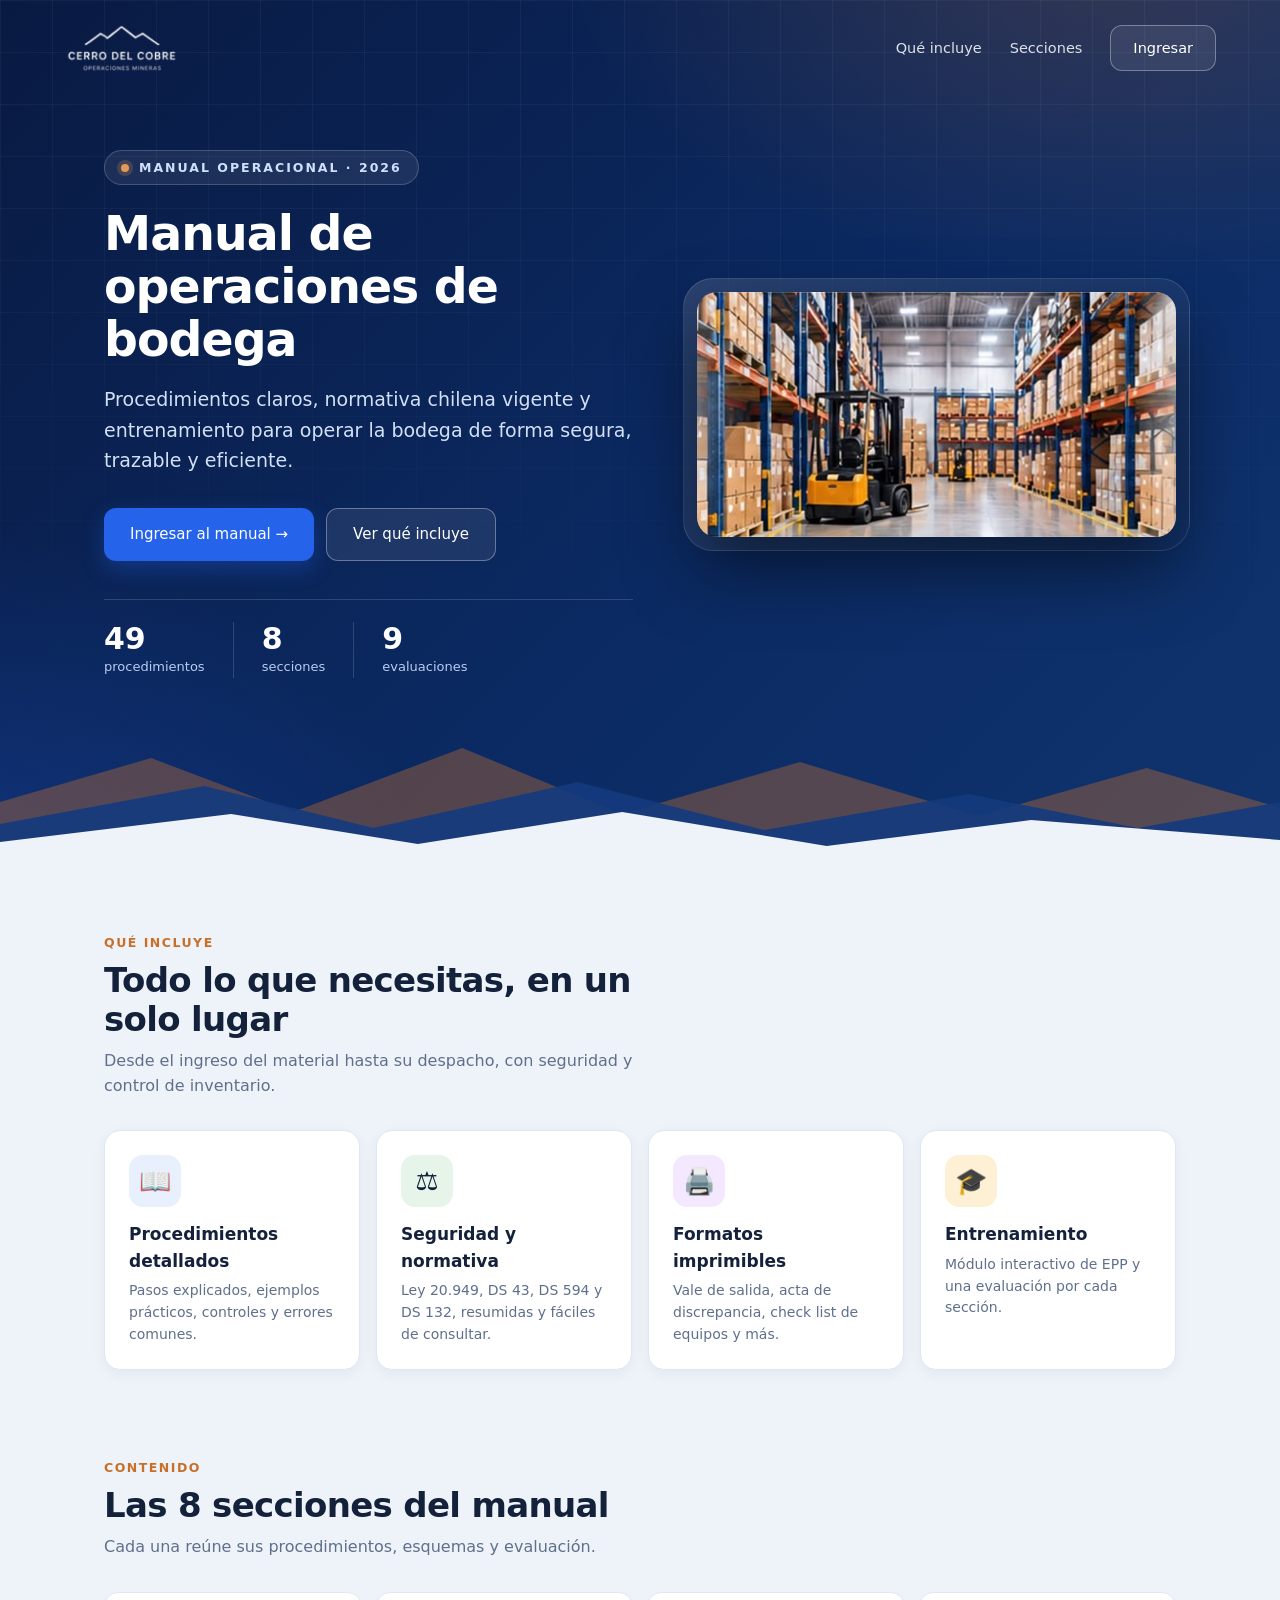
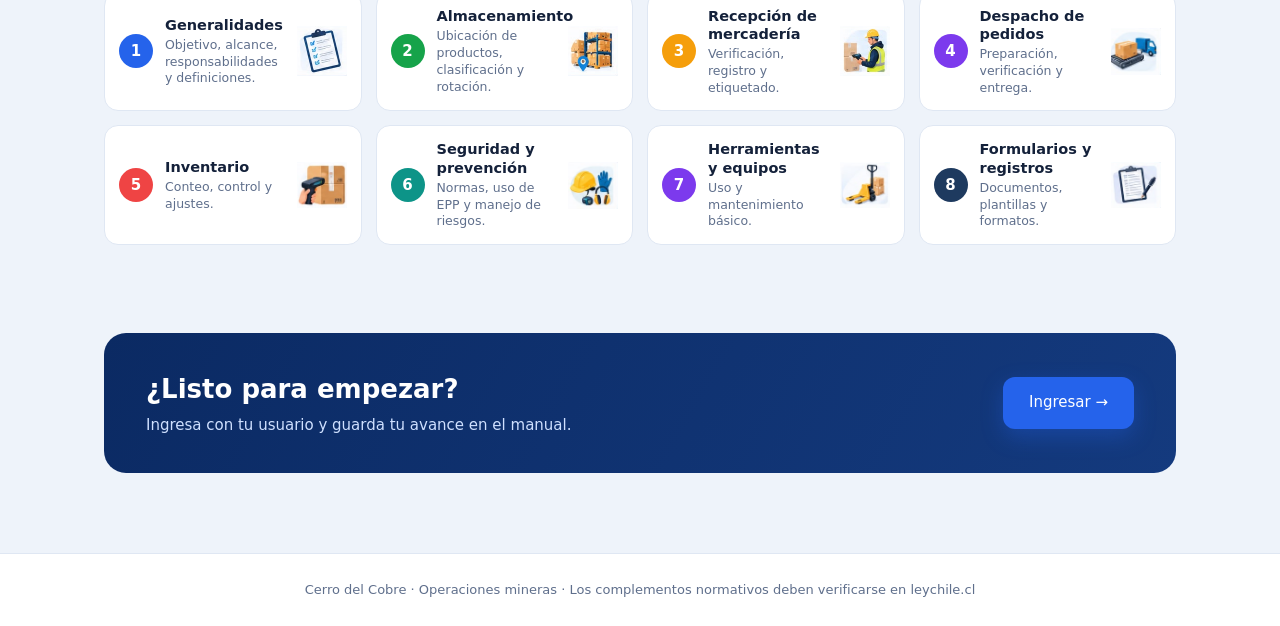
<file: index.html>
<!doctype html>
<html lang="es">
<head>
  <meta charset="utf-8">
  <meta name="viewport" content="width=device-width, initial-scale=1">
  <title>Manual de Operaciones de Bodega – Cerro del Cobre</title>
  <meta http-equiv="refresh" content="0; url=v2/portada.html">
  <link rel="canonical" href="v2/portada.html">
</head>
<body>
  <p>Redirigiendo a la <a href="v2/portada.html">portada del manual</a>…</p>
  <script>location.replace("v2/portada.html");</script>
</body>
</html>
</file>
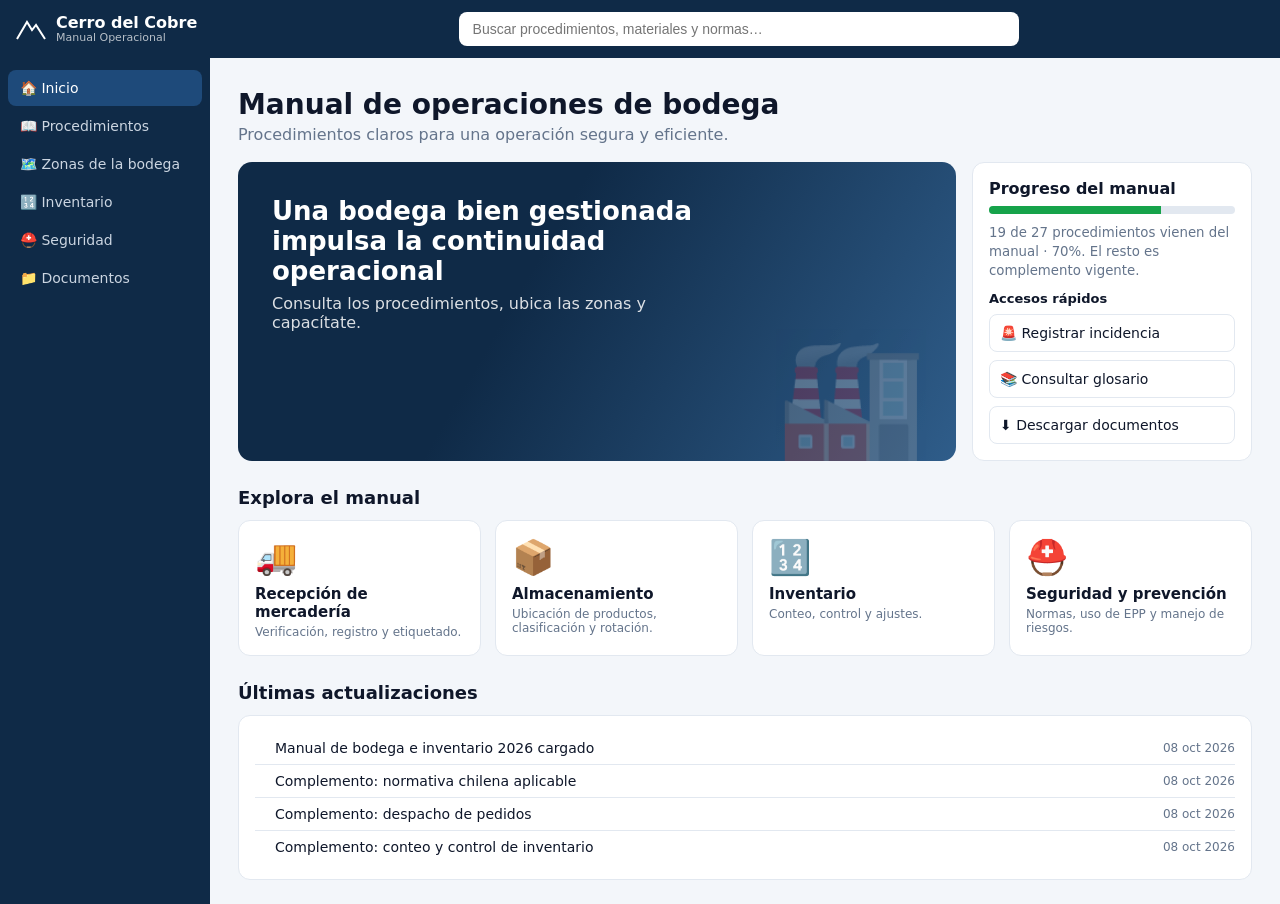
<file: v1/index.html>
<!doctype html>
<html lang="es">
<head>
  <meta charset="utf-8">
  <meta name="viewport" content="width=device-width, initial-scale=1">
  <title>Manual de Bodega – Cerro del Cobre</title>
  <link rel="stylesheet" href="styles.css">
</head>
<body>
  <header class="topbar">
    <button id="menuBtn" class="menu-btn" aria-label="Menú">☰</button>
    <a href="#/" class="brand">
      <svg width="30" height="22" viewBox="0 0 30 22"><path d="M1 21 L11 4 L16 12 L20 7 L29 21" fill="none" stroke="#fff" stroke-width="2"/></svg>
      <span><b>Cerro del Cobre</b><small>Manual Operacional</small></span>
    </a>
    <form id="searchForm" class="search">
      <input id="q" type="search" placeholder="Buscar procedimientos, materiales y normas…" autocomplete="off">
    </form>
  </header>
  <div class="layout">
    <nav id="sidebar" class="sidebar">
      <a href="#/" data-nav="home">🏠 Inicio</a>
      <a href="#/manual" data-nav="manual">📖 Procedimientos</a>
      <a href="#/bodega" data-nav="bodega">🗺️ Zonas de la bodega</a>
      <a href="#/seccion/inventario" data-nav="inv">🔢 Inventario</a>
      <a href="#/seccion/seguridad" data-nav="seg">⛑️ Seguridad</a>
      <a href="#/documentos" data-nav="doc">📁 Documentos</a>
    </nav>
    <main id="app" class="main"></main>
  </div>
  <script src="../data.js"></script>
  <script src="app.js"></script>
</body>
</html>
</file>
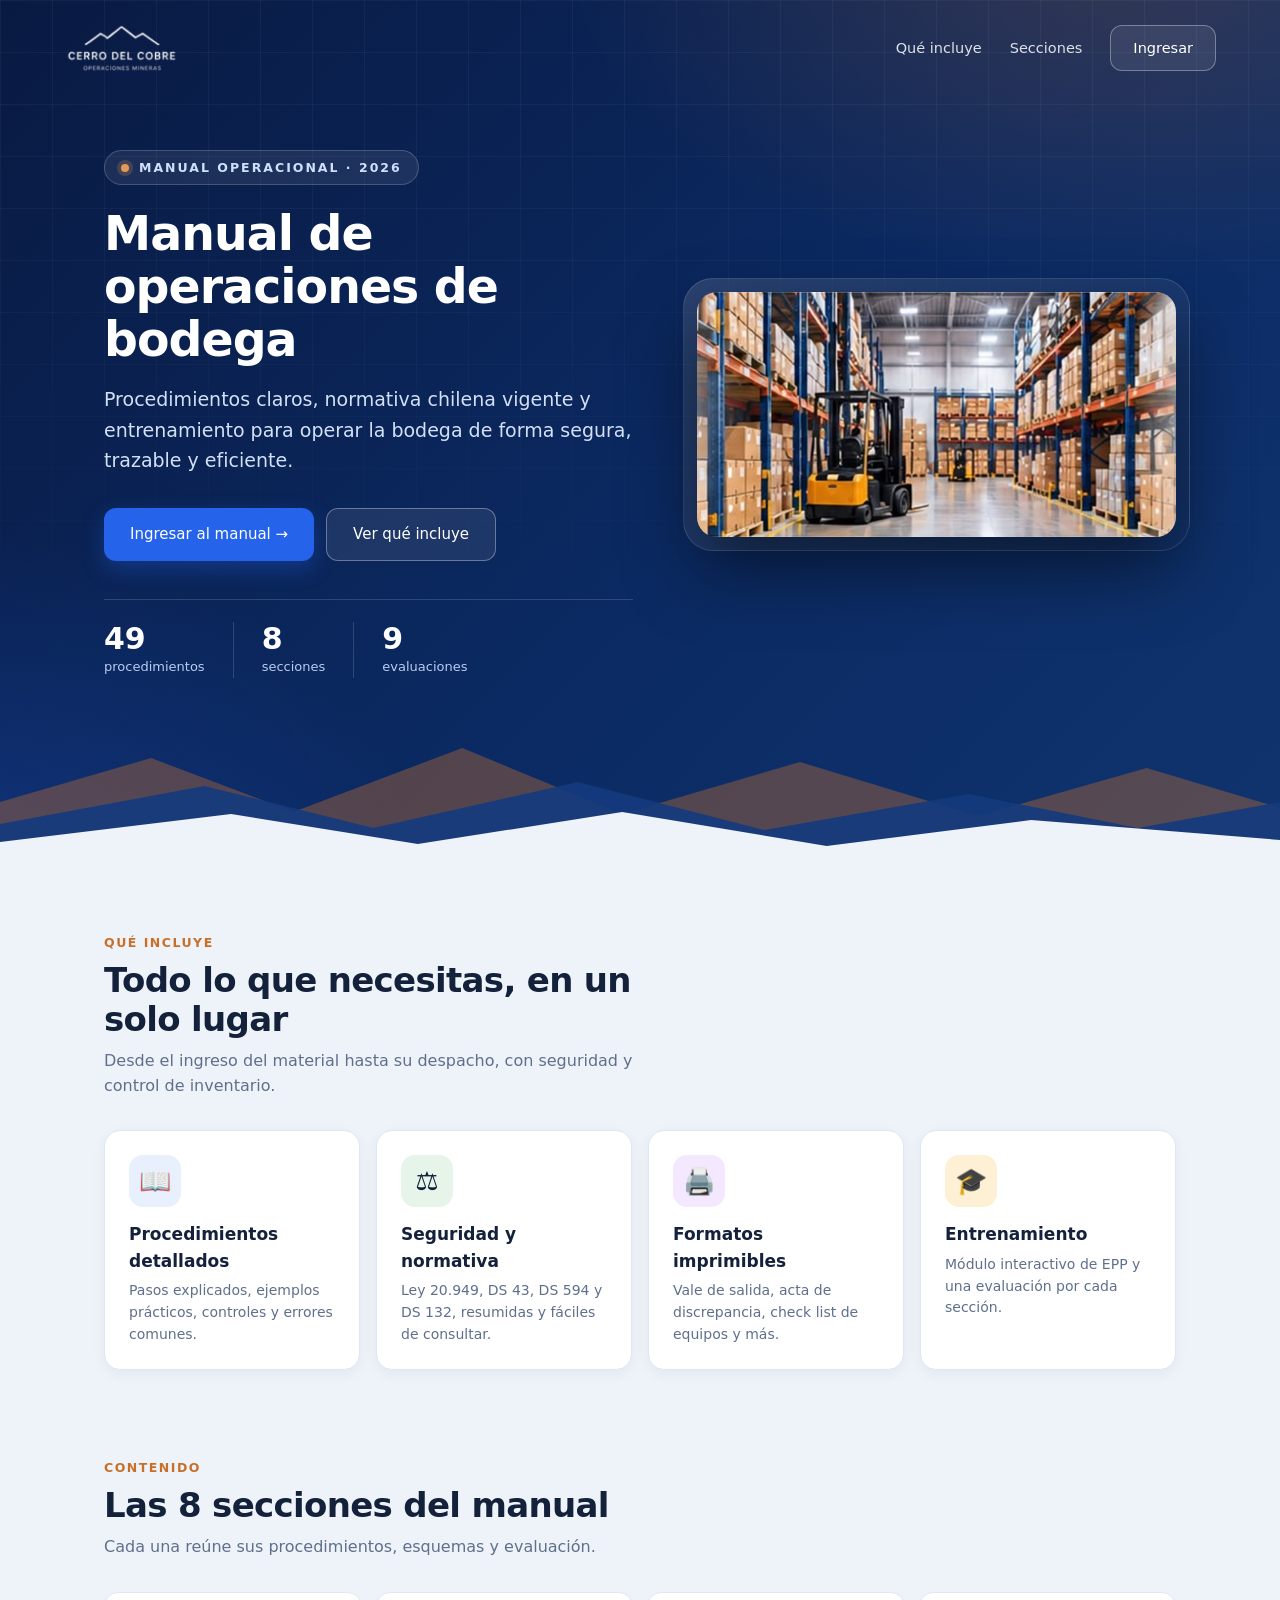
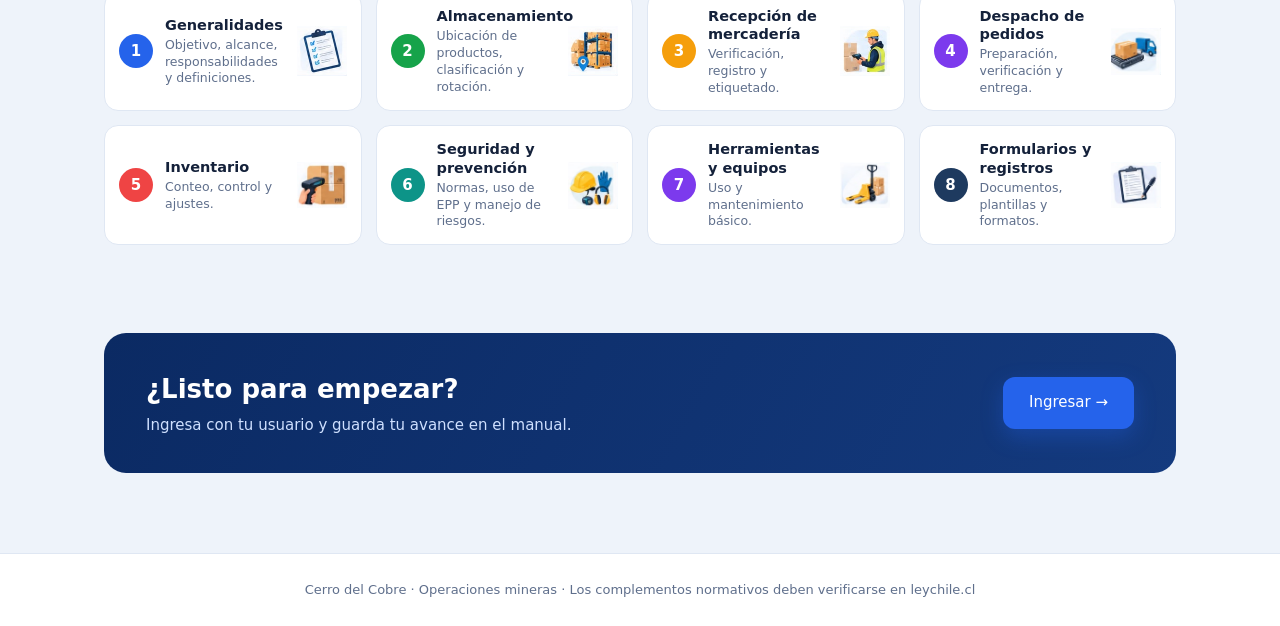
<file: v2/index.html>
<!doctype html>
<html lang="es">
<head>
  <meta charset="utf-8">
  <meta name="viewport" content="width=device-width, initial-scale=1">
  <title>Manual de Operaciones de Bodega – Cerro del Cobre</title>
  <link rel="icon" type="image/png" href="img/logo.png">
  <link rel="stylesheet" href="styles.css">
  <script src="usuarios.js"></script>
  <script src="auth.js"></script>
  <script>if (!Auth.get()) location.replace("portada.html");</script>
</head>
<body>
  <div class="scrim" id="scrim"></div>
  <aside class="side" id="side">
    <a href="#/" class="brand"><img class="logo" src="img/logo.png" alt="Cerro del Cobre – Operaciones mineras"><span><b>Manual de Operaciones de Bodega</b><small>Trabajamos seguros, operamos mejor.</small></span></a>
    <nav id="nav"></nav>
    <div class="side-foot">
      <div class="upd"><svg width="22" height="22" viewBox="0 0 24 24" fill="none" stroke="#cfe0ff" stroke-width="1.8"><rect x="3" y="5" width="18" height="16" rx="2"/><path d="M3 10h18M8 3v4M16 3v4"/></svg><span>Última actualización<br><small>10 de octubre de 2026</small></span></div>
      <div class="slogan">El orden<br>también es<br>seguridad</div>
      <svg class="house" width="84" height="60" viewBox="0 0 84 60" fill="none" stroke="#7fb0ff" stroke-width="2.4" stroke-linejoin="round"><path d="M4 28 40 6l40 22M12 24v32h60V24"/><rect x="22" y="34" width="16" height="22"/><rect x="46" y="38" width="14" height="18"/><path d="M66 38h6v18h-6z"/></svg>
    </div>
  </aside>
  <div class="wrap">
    <header class="top">
      <button class="icon-btn menu" id="menuBtn" aria-label="Abrir menú">☰</button>
      <div class="search" id="searchBox">
        <svg class="mag" width="22" height="22" viewBox="0 0 24 24" fill="none" stroke="#1d3f8f" stroke-width="2.2" stroke-linecap="round"><circle cx="11" cy="11" r="7"/><path d="m20 20-4-4"/></svg>
        <input id="q" type="search" placeholder="Buscar procedimientos, normas, palabra clave..." autocomplete="off" aria-label="Buscar">
        <div class="drop" id="drop" hidden></div>
      </div>
      <div class="tools">
        <div class="pw"><button class="ti" id="bellBtn" aria-label="Notificaciones" aria-haspopup="true"><svg width="26" height="26" viewBox="0 0 24 24" fill="none" stroke="#1d3f8f" stroke-width="1.8" stroke-linecap="round" stroke-linejoin="round"><path d="M6 17V11a6 6 0 0 1 12 0v6l2 2H4zM10 21h4"/></svg><i id="bellCount" hidden>0</i></button><div class="pop" id="bellPop" hidden></div></div>
        <div class="pw"><button class="ti" id="helpBtn" aria-label="Ayuda" aria-haspopup="true"><svg width="26" height="26" viewBox="0 0 24 24" fill="none" stroke="#1d3f8f" stroke-width="1.8" stroke-linecap="round" stroke-linejoin="round"><path d="M21 12a8 8 0 0 1-11.6 7.1L4 20l1-4.6A8 8 0 1 1 21 12Z"/><path d="M9 11h.01M12 11h.01M15 11h.01"/></svg></button><div class="pop" id="helpPop" hidden></div></div>
        <div class="pw"><button class="user" id="userBtn" aria-haspopup="true"><img id="uAv" alt=""><span><b id="uName">Usuario</b><small id="uRole"></small></span><em>⌄</em></button><div class="pop right" id="userPop" hidden></div></div>
      </div>
    </header>
    <div class="modal" id="modal" hidden><div class="mbox" role="dialog" aria-modal="true"><button class="mx" id="mx" aria-label="Cerrar">✕</button><div id="mbody"></div></div></div>

    <main id="app" class="main"></main>
    <footer class="foot"><span>Manual de Operaciones de Bodega</span><span>Versión 2.0</span><span>Cerro del Cobre</span><span class="note">Los complementos normativos deben verificarse en leychile.cl</span></footer>
  </div>
  <script src="../data.js"></script>
  <script src="../data2.js"></script>
  <script src="../detalle1.js"></script>
  <script src="../detalle2.js"></script>
  <script src="../detalle3.js"></script>
  <script src="../detalle4.js"></script>
  <script src="illustrations.js"></script>
  <script src="app.js"></script>
  <script src="topbar.js"></script>
</body>
</html>
</file>
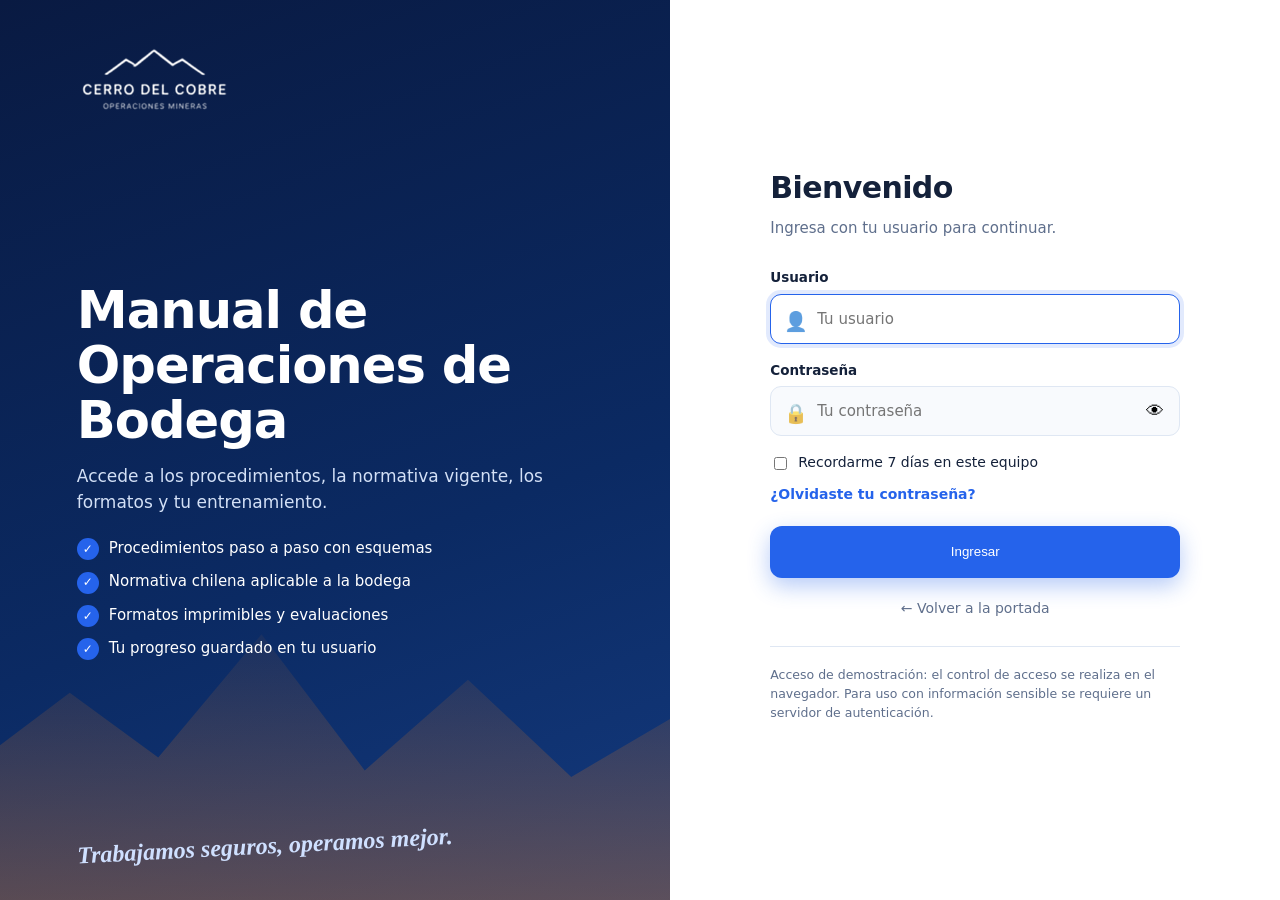
<file: v2/login.html>
<!doctype html>
<html lang="es">
<head>
  <meta charset="utf-8">
  <meta name="viewport" content="width=device-width, initial-scale=1">
  <title>Ingresar – Manual de Operaciones de Bodega</title>
  <link rel="icon" type="image/png" href="img/logo.png">
  <link rel="stylesheet" href="entrada.css">
</head>
<body>
  <main class="login">
    <aside class="lside">
      <img class="logo" src="img/logo.png" alt="Cerro del Cobre – Operaciones mineras">
      <div class="msg">
        <h1>Manual de Operaciones de Bodega</h1>
        <p>Accede a los procedimientos, la normativa vigente, los formatos y tu entrenamiento.</p>
        <ul><li>Procedimientos paso a paso con esquemas</li><li>Normativa chilena aplicable a la bodega</li><li>Formatos imprimibles y evaluaciones</li><li>Tu progreso guardado en tu usuario</li></ul>
      </div>
      <div class="slog">Trabajamos seguros, operamos mejor.</div>
    </aside>
    <section class="lform">
      <form class="box" id="f" autocomplete="on" novalidate>
        <img class="mini" src="img/logo.png" alt="Cerro del Cobre">
        <h2>Bienvenido</h2>
        <p class="sub">Ingresa con tu usuario para continuar.</p>
        <div class="err" id="err" role="alert"></div>
        <div class="info" id="info"></div>
        <label class="field"><span>Usuario</span><div class="inp"><i>👤</i><input id="u" name="usuario" autocomplete="username" placeholder="Tu usuario" autofocus required></div></label>
        <label class="field"><span>Contraseña</span><div class="inp"><i>🔒</i><input id="p" name="clave" type="password" autocomplete="current-password" placeholder="Tu contraseña" required><button type="button" id="eye" aria-label="Mostrar contraseña">👁</button></div></label>
        <div class="row"><label><input type="checkbox" id="rec"> Recordarme 7 días en este equipo</label><a id="olv">¿Olvidaste tu contraseña?</a></div>
        <button class="btn p" id="go" type="submit">Ingresar</button>
        <a class="back" href="portada.html">← Volver a la portada</a>
        <p class="note">Acceso de demostración: el control de acceso se realiza en el navegador. Para uso con información sensible se requiere un servidor de autenticación.</p>
      </form>
    </section>
  </main>
  <script src="auth.js"></script>
  <script src="usuarios.js"></script>
  <script>
    const $ = id => document.getElementById(id), err = $("err"), info = $("info");
    if (Auth.get()) location.replace("index.html");
    $("eye").onclick = () => { const t = $("p").type === "password"; $("p").type = t ? "text" : "password"; $("eye").textContent = t ? "🙈" : "👁"; };
    $("olv").onclick = () => { info.textContent = "Solicita el restablecimiento de tu contraseña al administrador del manual o a tu supervisor."; info.classList.add("on"); };
    function aviso() { const w = Auth.lockedFor(); if (w) { err.textContent = `Demasiados intentos. Espera ${w} segundos.`; err.classList.add("on"); $("go").disabled = true; setTimeout(() => { $("go").disabled = false; err.classList.remove("on"); }, w * 1000); } }
    aviso();
    $("f").addEventListener("submit", async e => {
      e.preventDefault(); err.classList.remove("on");
      if (!$("u").value.trim() || !$("p").value) { err.textContent = "Ingresa tu usuario y contraseña."; err.classList.add("on"); return; }
      $("go").disabled = true; $("go").textContent = "Verificando…";
      const r = await Auth.login($("u").value, $("p").value, $("rec").checked);
      if (r.ok) { location.replace("index.html"); return; }
      err.textContent = r.error; err.classList.add("on"); $("p").value = ""; $("p").focus();
      $("go").textContent = "Ingresar"; $("go").disabled = false; aviso();
    });
  </script>
</body>
</html>
</file>
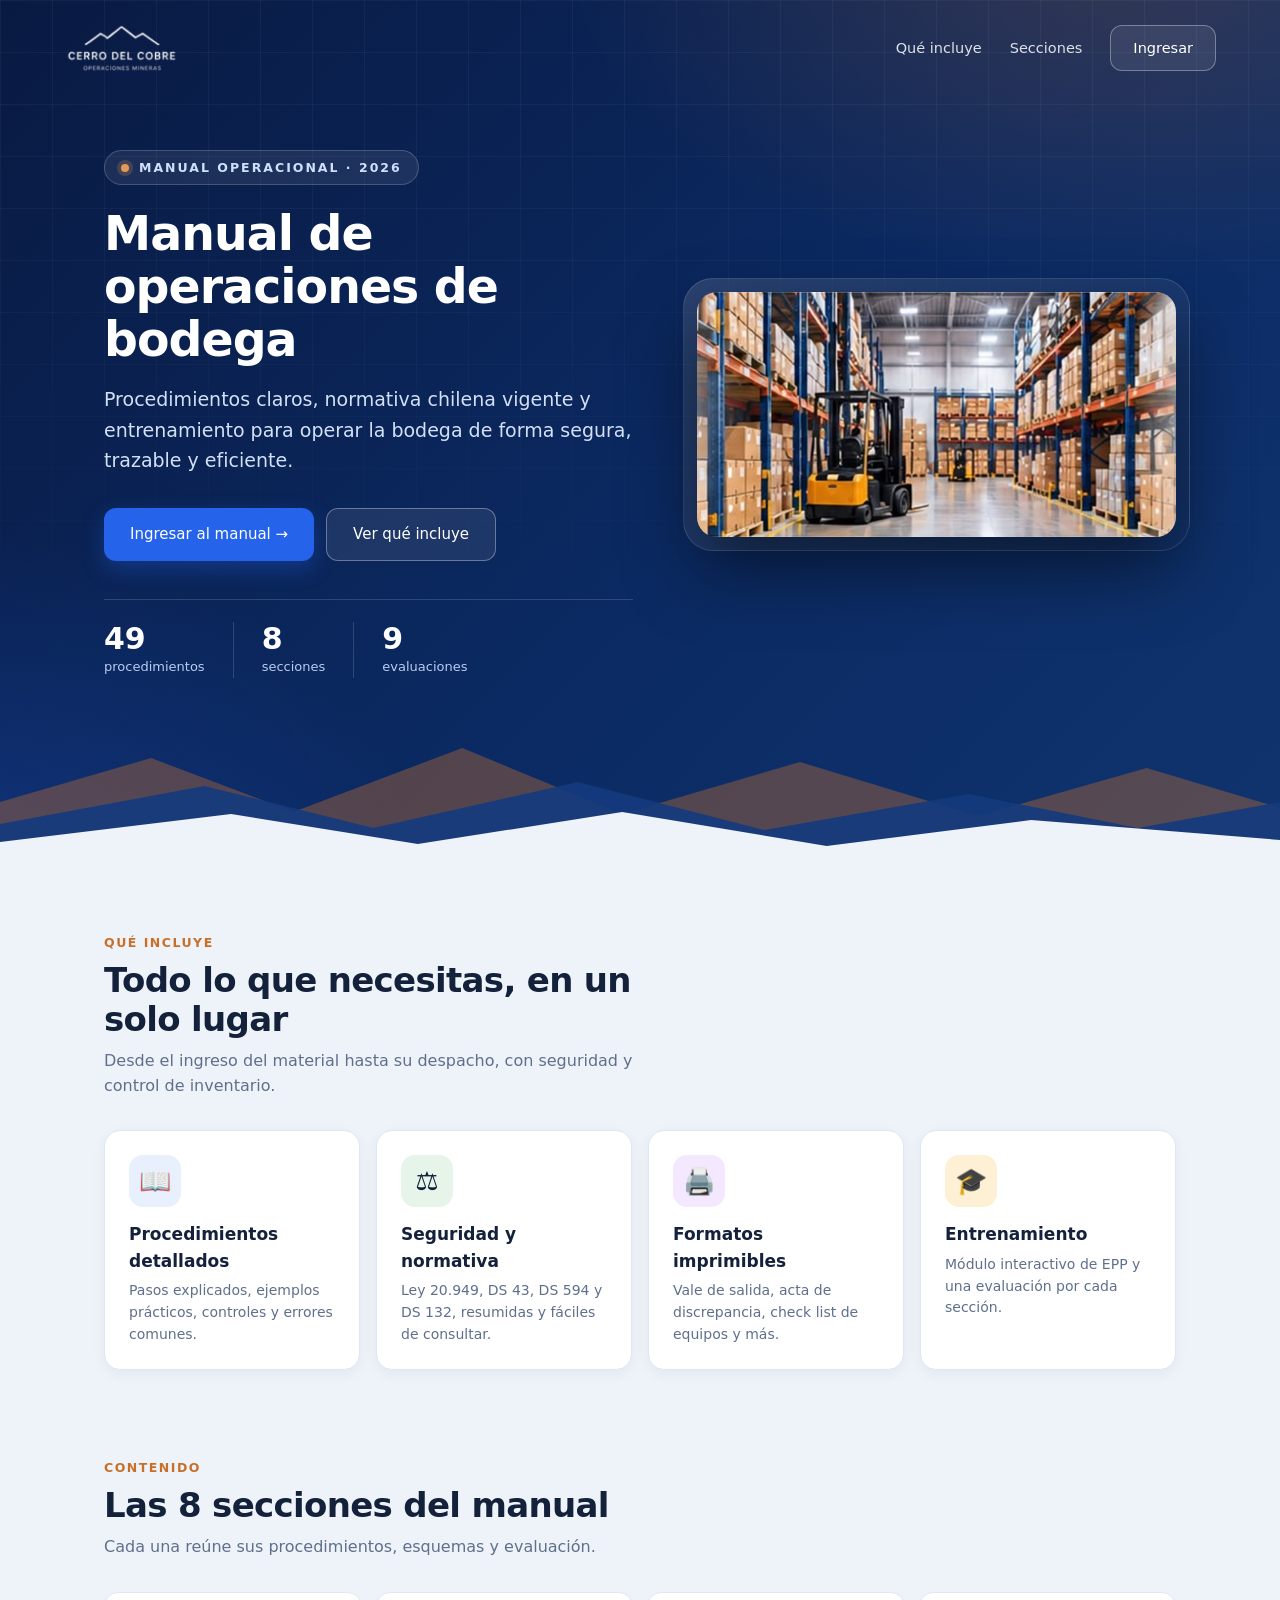
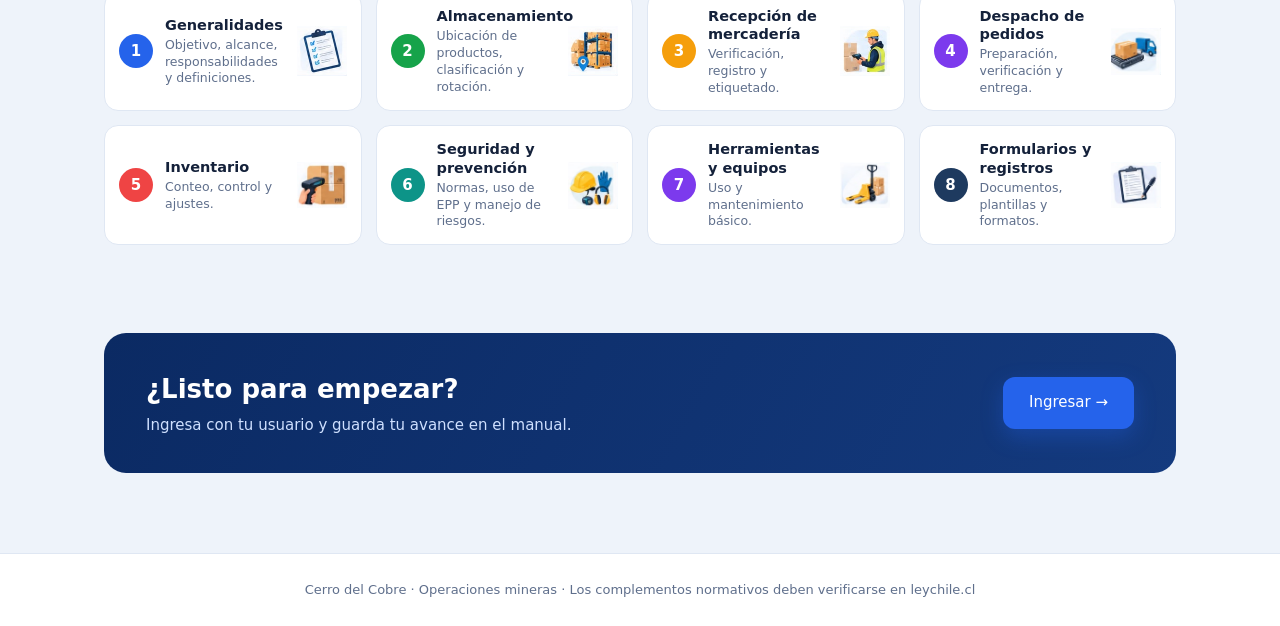
<file: v2/portada.html>
<!doctype html>
<html lang="es">
<head>
  <meta charset="utf-8">
  <meta name="viewport" content="width=device-width, initial-scale=1">
  <title>Manual de Operaciones de Bodega – Cerro del Cobre</title>
  <meta name="description" content="Procedimientos, normativa chilena vigente, formatos y entrenamiento para la administración de bodega e inventario.">
  <link rel="icon" type="image/png" href="img/logo.png">
  <link rel="stylesheet" href="entrada.css">
</head>
<body>
  <header class="cover">
    <div class="gridbg"></div>
    <nav class="pnav">
      <img src="img/logo.png" alt="Cerro del Cobre – Operaciones mineras">
      <div class="links"><a href="#incluye">Qué incluye</a><a href="#secciones">Secciones</a><a class="btn g" id="navCta" href="login.html">Ingresar</a></div>
    </nav>
    <div class="hx">
      <div>
        <span class="eyebrow">MANUAL OPERACIONAL · 2026</span>
        <h1>Manual de operaciones de bodega</h1>
        <p class="lead">Procedimientos claros, normativa chilena vigente y entrenamiento para operar la bodega de forma segura, trazable y eficiente.</p>
        <div class="cta"><a class="btn p" id="heroCta" href="login.html">Ingresar al manual →</a><a class="btn g" href="#incluye">Ver qué incluye</a></div>
        <div class="kpis">
          <div><b id="nProc">49</b><span>procedimientos</span></div>
          <div><b id="nSec">8</b><span>secciones</span></div>
          <div><b id="nQuiz">9</b><span>evaluaciones</span></div>
        </div>
      </div>
      <div class="shot"><img src="img/bodega.jpg" alt="Bodega con racks y grúa horquilla"></div>
    </div>
    <svg class="mt" viewBox="0 0 1440 130" preserveAspectRatio="none" aria-hidden="true">
      <path d="M0 130V74L170 30L330 84L520 20L700 86L900 34L1100 88L1290 40L1440 80V130Z" fill="#c8702a" opacity=".38"/>
      <path d="M0 130V96L230 58L420 100L650 54L860 102L1090 66L1280 100L1440 74V130Z" fill="#143a7e" opacity=".9"/>
      <path d="M0 130V114L260 86L470 116L700 84L930 118L1160 92L1440 112V130Z" fill="#eef3fa"/>
    </svg>
  </header>

  <section class="wrap" id="incluye">
    <div class="head"><small>QUÉ INCLUYE</small><h2>Todo lo que necesitas, en un solo lugar</h2><p>Desde el ingreso del material hasta su despacho, con seguridad y control de inventario.</p></div>
    <div class="feat">
      <div><i style="background:#e8effd">📖</i><h3>Procedimientos detallados</h3><p>Pasos explicados, ejemplos prácticos, controles y errores comunes.</p></div>
      <div><i style="background:#e6f4ea">⚖️</i><h3>Seguridad y normativa</h3><p>Ley 20.949, DS 43, DS 594 y DS 132, resumidas y fáciles de consultar.</p></div>
      <div><i style="background:#f3e8ff">🖨️</i><h3>Formatos imprimibles</h3><p>Vale de salida, acta de discrepancia, check list de equipos y más.</p></div>
      <div><i style="background:#fdf0d5">🎓</i><h3>Entrenamiento</h3><p>Módulo interactivo de EPP y una evaluación por cada sección.</p></div>
    </div>
  </section>

  <section class="wrap" id="secciones">
    <div class="head"><small>CONTENIDO</small><h2>Las 8 secciones del manual</h2><p>Cada una reúne sus procedimientos, esquemas y evaluación.</p></div>
    <div class="secs8" id="secs"></div>
  </section>

  <section class="wrap last">
    <div class="band"><div><h2>¿Listo para empezar?</h2><p>Ingresa con tu usuario y guarda tu avance en el manual.</p></div><a class="btn p" id="bandCta" href="login.html">Ingresar →</a></div>
  </section>

  <footer class="pfoot">Cerro del Cobre · Operaciones mineras · Los complementos normativos deben verificarse en leychile.cl</footer>

  <script src="auth.js"></script>
  <script src="usuarios.js"></script>
  <script src="../data.js"></script>
  <script src="../data2.js"></script>
  <script>
    const M = window.MANUAL, s = Auth.get(), $ = id => document.getElementById(id);
    $("nProc").textContent = M.procedimientos.length;
    $("nSec").textContent = M.secciones.length;
    $("nQuiz").textContent = Object.keys(M.quizzes).length;
    $("secs").innerHTML = M.secciones.map(x =>
      `<div><b style="background:${x.color}">${x.n}</b><span><strong>${x.titulo}</strong><small>${x.desc}</small></span><img src="img/s${x.n}.png" alt=""></div>`).join("");
    if (s) ["navCta", "heroCta", "bandCta"].forEach(id => { const a = $(id); a.href = "index.html"; a.textContent = id === "navCta" ? "Ir al manual" : "Ir al manual →"; });
  </script>
</body>
</html>
</file>
<file: v1/styles.css>
:root{--navy:#0f2a47;--navy2:#16365a;--bg:#f3f6fa;--card:#fff;--line:#e2e8f0;--text:#0f172a;--muted:#64748b;--blue:#2563eb;--orange:#f59e0b}
*{box-sizing:border-box}
body{margin:0;font-family:system-ui,-apple-system,"Segoe UI",Roboto,sans-serif;background:var(--bg);color:var(--text)}
a{color:inherit;text-decoration:none}
.topbar{position:sticky;top:0;z-index:20;height:58px;background:var(--navy);display:flex;align-items:center;gap:16px;padding:0 16px;color:#fff}
.brand{display:flex;align-items:center;gap:10px}
.brand span{display:flex;flex-direction:column;line-height:1.1}
.brand small{opacity:.7;font-size:11px}
.search{flex:1;max-width:560px;margin:0 auto}
.search input{width:100%;padding:9px 14px;border-radius:8px;border:0;font-size:14px}
.menu-btn{display:none;background:none;border:0;color:#fff;font-size:22px}
.layout{display:flex;min-height:calc(100vh - 58px)}
.sidebar{width:210px;background:var(--navy);padding:12px 8px;flex-shrink:0}
.sidebar a{display:block;color:#cbd5e1;padding:10px 12px;border-radius:8px;font-size:14px;margin-bottom:2px}
.sidebar a:hover{background:var(--navy2)}
.sidebar a.active{background:#1e4a7a;color:#fff}
.main{flex:1;padding:24px 28px;max-width:1200px}
h1{font-size:28px;margin:6px 0 4px}
h2{font-size:18px;margin:26px 0 12px}
.sub{color:var(--muted);margin:0 0 18px}
.crumbs{font-size:12px;color:var(--muted)}
.crumbs a:hover{text-decoration:underline}
.card{background:var(--card);border:1px solid var(--line);border-radius:12px;padding:16px}
.grid{display:grid;gap:14px}
.g2{grid-template-columns:repeat(2,1fr)}.g3{grid-template-columns:repeat(3,1fr)}.g4{grid-template-columns:repeat(4,1fr)}
.hero{border-radius:14px;padding:34px;color:#fff;background:linear-gradient(120deg,#0f2a47 40%,#2f5d8a);position:relative;overflow:hidden}
.hero h2{margin:0 0 8px;font-size:26px;max-width:420px}
.hero p{margin:0;opacity:.85;max-width:420px}
.hero::after{content:"🏭";position:absolute;right:30px;bottom:-10px;font-size:120px;opacity:.25}
.home-top{display:grid;grid-template-columns:1fr 280px;gap:16px}
.bar{height:8px;background:#e2e8f0;border-radius:6px;overflow:hidden;margin:8px 0}
.bar i{display:block;height:100%;background:#16a34a}
.quick a{display:flex;align-items:center;gap:10px;padding:10px;border:1px solid var(--line);border-radius:8px;margin-top:8px;font-size:14px}
.quick a:hover{background:#f8fafc}
.sec{display:flex;gap:14px;align-items:center;transition:.15s}
.sec:hover{box-shadow:0 4px 14px #0f172a14;transform:translateY(-1px)}
.num{width:38px;height:38px;border-radius:50%;color:#fff;display:grid;place-items:center;font-weight:700;flex-shrink:0}
.sec h3{margin:0 0 4px;font-size:16px}.sec p{margin:0 0 8px;color:var(--muted);font-size:13px}
.btn{display:inline-block;font-size:12px;color:var(--blue);background:#eff6ff;border-radius:6px;padding:4px 10px}
.sec .ico{font-size:44px;margin-left:auto}
.tile .ico{font-size:34px}.tile h3{margin:8px 0 4px;font-size:15px}.tile p{margin:0;font-size:12px;color:var(--muted)}
.upd{display:flex;gap:10px;align-items:center;padding:8px 0;border-bottom:1px solid var(--line);font-size:14px}
.upd:last-child{border:0}.upd i{width:10px;height:10px;border-radius:50%}.upd span{margin-left:auto;color:var(--muted);font-size:12px}
.proc{display:grid;grid-template-columns:210px 1fr;gap:24px}
.toc{position:sticky;top:78px;align-self:start;font-size:14px}
.toc a{display:block;padding:5px 0;color:#334155}.toc a:hover{color:var(--blue)}
.steps{list-style:none;padding:0;margin:0}
.steps li{display:flex;gap:12px;align-items:flex-start;padding:10px 0;font-size:15px}
.steps b{background:var(--blue);color:#fff;width:24px;height:24px;border-radius:50%;display:grid;place-items:center;font-size:12px;flex-shrink:0}
.tip{border-radius:10px;padding:12px 14px;margin-top:10px;font-size:14px}
.tip.ok{background:#ecfdf5;border:1px solid #a7f3d0}.tip.info{background:#eff6ff;border:1px solid #bfdbfe}
.tag{display:inline-block;font-size:11px;padding:2px 8px;border-radius:20px;background:#e2e8f0;margin:0 4px 4px 0}
.badge{display:inline-block;font-size:11px;padding:2px 9px;border-radius:20px;margin-right:6px;vertical-align:middle}
.badge.comp{background:#fef3c7;color:#92400e}.badge.man{background:#dcfce7;color:#166534}
.list{margin:0;padding-left:20px}.list li{padding:3px 0;font-size:15px}
.tbl{padding:0;overflow-x:auto}
.tbl table{width:100%;border-collapse:collapse;font-size:14px}
.tbl th{background:#f1f5f9;text-align:left;padding:9px 12px;font-size:12px;color:#475569}
.tbl td{padding:9px 12px;border-top:1px solid var(--line);vertical-align:top}
.tbl td.k{font-weight:600;white-space:nowrap}
.plan{position:relative;background:#fff;border:2px solid #334155;border-radius:10px;height:420px;max-width:760px}
.plan .roof{position:absolute;top:0;left:0;right:0;height:34px;background:#e0e7ef;text-align:center;line-height:34px;font-size:13px}
.zone{position:absolute;border:0;border-radius:8px;color:#fff;font-weight:600;cursor:pointer;font-size:14px;transition:.15s}
.zone:hover,.zone.sel{outline:3px solid #0f2a47;transform:scale(1.03)}
.door{position:absolute;font-size:12px;color:var(--muted)}
.results .card{margin-bottom:10px}
.results h3{margin:0 0 4px}.results p{margin:0;color:var(--muted);font-size:13px}
@media(max-width:860px){
  .menu-btn{display:block}
  .sidebar{position:fixed;top:58px;bottom:0;left:-230px;z-index:15;transition:.2s}
  .sidebar.open{left:0}
  .main{padding:16px}
  .g2,.g3,.g4,.home-top,.proc{grid-template-columns:1fr}
  .toc{position:static}
  .brand small{display:none}
}
</file>
<file: v2/styles.css>
:root{
  --bg:#eef3fa;--surface:#fff;--surface2:#f6f9fe;--line:#dfe7f3;--text:#14213a;--muted:#5f6f8c;
  --navy:#0b2a63;--navy2:#0a1f4a;--cu:#2563eb;--cu-soft:#e8effd;--blue:#2563eb;
  --ok:#15803d;--ok-soft:#e6f4ea;--info:#1d4ed8;--info-soft:#e8effd;--warn:#92400e;--warn-soft:#fdf0d5;
  --shadow:0 1px 2px #14213a0d,0 4px 14px #14213a0d;--r:12px
}
*{box-sizing:border-box}
html{scroll-behavior:smooth}
body{margin:0;background:var(--bg);color:var(--text);font:15px/1.5 "Segoe UI",Inter,system-ui,-apple-system,sans-serif;display:flex;min-height:100vh}
a{color:inherit;text-decoration:none}
h1,h2,h3{line-height:1.2;margin:0}
button{font:inherit;cursor:pointer}
/* ---------- sidebar ---------- */
.side{width:300px;background:linear-gradient(180deg,#0d2d6b 0%,#0a2253 55%,#091a42 100%);color:#e6eeff;position:sticky;top:0;height:100vh;overflow-y:auto;flex-shrink:0;padding:22px 10px 0;z-index:30;display:flex;flex-direction:column}
.brand{display:flex;gap:14px;align-items:center;padding:0 12px 22px;color:#fff}
.brand span{display:flex;flex-direction:column;line-height:1.2}.brand b{font-size:19px;font-weight:600}.brand small{font-size:13px;color:#b9cdf0;margin-top:3px}
#nav a{display:flex;align-items:center;gap:16px;padding:0 16px;height:46px;margin-bottom:0;border-radius:10px;color:#e6eeff;font-size:15px}
#nav a:hover{background:#ffffff14}
#nav a.on{background:#2f62c9;color:#fff;font-weight:600;box-shadow:0 2px 10px #0004}
#nav .ic{width:26px;height:26px;flex-shrink:0;display:grid;place-items:center}
#nav .ic svg{width:26px;height:26px}
#nav .gap{height:6px}
#nav hr{border:0;border-top:1px solid #ffffff2b;margin:16px 6px}
.side-foot{margin-top:auto;position:relative;padding:20px 14px 24px;min-height:300px;background:radial-gradient(120% 60% at 20% 100%,#103f8f55,transparent 70%)}
.upd{display:flex;gap:12px;align-items:center;font-size:14px;border-top:1px solid #ffffff2b;padding-top:14px}.upd small{color:#b9cdf0}
.slogan{font:italic 600 26px/1.15 "Segoe Script","Bradley Hand","Brush Script MT",cursive;color:#cfe0ff;transform:rotate(-8deg);margin:46px 0 0 8px}
.house{position:absolute;left:34px;bottom:26px}
/* ---------- top ---------- */
.wrap{flex:1;min-width:0;display:flex;flex-direction:column}
.top{position:sticky;top:0;z-index:20;display:flex;gap:14px;align-items:center;padding:14px 24px;background:var(--surface);border-bottom:1px solid var(--line);box-shadow:0 2px 8px #14213a0a}
.search{position:relative;flex:0 1 570px}
.search input{width:100%;height:48px;padding:0 16px 0 52px;border-radius:10px;border:0;background:#e6eef9;color:var(--text);font-size:15px;outline:none}
.search input::placeholder{color:#7587a6}
.search input:focus{box-shadow:0 0 0 2px #2563eb55}
.mag{position:absolute;left:16px;top:13px}
.drop{position:absolute;top:54px;left:0;right:0;background:var(--surface);border:1px solid var(--line);border-radius:12px;box-shadow:0 14px 40px #0003;overflow:hidden}
.drop a{display:block;padding:10px 14px;border-bottom:1px solid var(--line)}.drop a:last-child{border:0}.drop a:hover{background:var(--cu-soft)}
.drop b{display:block;font-size:14px}.drop small{color:var(--muted)}
.tools{margin-left:auto;display:flex;align-items:center;gap:14px}
.ti{position:relative;width:46px;height:46px;display:grid;place-items:center;border-right:1px solid var(--line)}
.ti i{position:absolute;top:4px;right:6px;background:#ef4444;color:#fff;font:700 10px/16px system-ui;width:16px;height:16px;border-radius:50%;text-align:center;font-style:normal}
.user{display:flex;align-items:center;gap:10px;padding-left:8px}
.user img{width:38px;height:38px;border-radius:50%;object-fit:cover}
.user span{display:flex;flex-direction:column;line-height:1.2}.user b{font-size:14px}.user small{font-size:12px;color:var(--muted)}.user em{font-style:normal;color:var(--muted)}
.icon-btn{width:42px;height:42px;border-radius:10px;border:1px solid var(--line);background:var(--surface);font-size:18px}
.icon-btn.menu{display:none}
.main{padding:24px;max-width:1260px;width:100%;margin:0 auto;flex:1}
.foot{display:flex;gap:18px;align-items:center;padding:12px 28px;color:#5f6f8c;font-size:11.5px;border-top:1px solid var(--line);background:var(--surface)}
.foot span+span:not(.note){border-left:1px solid var(--line);padding-left:18px}
.foot .note{margin-left:auto}
/* ---------- portada ---------- */
.home{position:relative;display:grid;grid-template-columns:minmax(0,1fr) 414px;gap:18px 15px}
.hero{grid-column:1/3;position:relative;height:220px;border-radius:14px;overflow:hidden;background:#e9f0fb;border:1px solid var(--line)}
.hero img{position:absolute;right:0;top:0;height:100%;width:auto;width:56%;object-fit:cover}
.hero::after{content:"";position:absolute;inset:0;background:linear-gradient(90deg,#e9f0fb 0%,#e9f0fbf2 38%,#e9f0fb00 62%)}
.hero .txt{position:relative;z-index:2;padding:20px 24px;max-width:510px}
.hero small.k{display:block;font-size:13px;letter-spacing:.14em;font-weight:700;color:#18305f;border-left:4px solid #1e4fd0;padding-left:4px}
.hero h1{font-size:64px;font-weight:800;color:#0b1b3c;letter-spacing:-.02em;line-height:1.05;margin:0}
.hero h1::after{content:"";display:block;width:32px;height:3px;background:#2563eb;margin:4px 0 12px}
.hero p{margin:0 0 14px;font-size:18px;line-height:1.45;color:#1d2f52}
.hero .pills{display:flex;gap:0;align-items:center;font-size:13px;color:#1d2f52;white-space:nowrap;flex-wrap:wrap}
.hero .pills span{display:flex;align-items:center;gap:6px;padding:0 14px}
.hero .pills span+span{border-left:1px solid #b7c4dc}.hero .pills span:first-child{padding-left:0}
.hero .hand{position:absolute;right:34px;top:26px;z-index:3;font:italic 600 24px/1.2 "Segoe Script","Bradley Hand","Brush Script MT",cursive;color:#1a3470;transform:rotate(-9deg);text-align:left}
.hero .hand::after{content:"";display:block;height:3px;width:110px;background:#1a3470;border-radius:3px;transform:rotate(-8deg);margin:6px 0 0 70px}
.quick{grid-column:1/3;display:grid;grid-template-columns:repeat(4,1fr);gap:15px;padding-right:141px}
.qc{display:flex;align-items:center;gap:14px;padding:0 16px;height:78px;background:var(--surface);border:1px solid var(--line);border-radius:10px;box-shadow:var(--shadow)}
.qc:hover{border-color:#9db8ee}
.qc .qi{width:60px;height:60px;border-radius:50%;display:grid;place-items:center;flex-shrink:0}
.qc b{display:block;font-size:15px}.qc small{color:var(--muted);font-size:13px}.qc .ch{margin-left:auto;color:#1d4ed8;font-size:20px}
.worker{position:absolute;right:0;top:238px;width:127px;height:232px;z-index:4;filter:drop-shadow(0 2px 8px #0003)}
.panel{background:var(--surface);border:1px solid var(--line);border-radius:12px;box-shadow:var(--shadow);padding:18px}
.panel h2{font-size:22px;font-weight:700}
.panel .sub{color:var(--muted);font-size:14px;margin:4px 0 0}
.panel .head{display:flex;justify-content:space-between;align-items:flex-start;margin-bottom:14px}
.pill{display:inline-flex;align-items:center;gap:8px;padding:0 16px;height:36px;border-radius:8px;background:#e8f0ff;color:#1d4ed8;font-size:13px;font-weight:600;white-space:nowrap}
.pill.sm{height:28px;padding:0 12px;font-size:12px;border-radius:7px}
.secs{display:grid;grid-template-columns:1fr 1fr;gap:12px}
.sc{display:flex;align-items:center;gap:10px;padding:10px 12px;border:1px solid var(--line);border-radius:10px;min-height:105px;background:var(--surface);transition:.15s}
.sc:hover{box-shadow:0 6px 18px #14213a1a;border-color:#b9cdf3}
.sc .num{width:34px;height:34px;border-radius:50%;display:grid;place-items:center;color:#fff;font-weight:700;font-size:17px;flex-shrink:0;align-self:flex-start;margin-top:4px}
.sc .tx{flex:1;align-self:flex-start;display:flex;flex-direction:column;gap:4px}
.sc h3{font-size:15px}.sc p{margin:0;color:var(--muted);font-size:13px}
.sc .pill{align-self:flex-start;margin-top:6px}
.sc img{width:80px;height:80px;object-fit:contain;flex-shrink:0;mix-blend-mode:multiply}
.rcol{display:flex;flex-direction:column;gap:15px}
.safety{display:block;position:relative;width:290px;height:134px;margin-top:0}
.safety img{display:block;border-radius:10px}
.safety span{position:absolute;left:14px;top:92px;width:182px;height:30px}
.prog{display:flex;gap:14px;align-items:center}
.prog h3{font-size:14px;font-weight:600;display:flex;gap:8px;align-items:center;margin-bottom:12px;color:#1c3a7a}
.ring{--p:0;width:70px;height:70px;border-radius:50%;background:conic-gradient(#2563eb calc(var(--p)*1%),#dbe6f8 0);display:grid;place-items:center;flex-shrink:0}
.ring i{width:56px;height:56px;border-radius:50%;background:var(--surface);display:grid;place-items:center;font:600 16px/1 system-ui;font-style:normal}
.prog .bar{height:6px;background:#dbe6f8;border-radius:9px;overflow:hidden;margin:6px 0 10px}.prog .bar i{display:block;height:100%;background:#2563eb}
.prog small{font-size:12px;color:var(--muted)}
.recu{background:#e9f6ec;border-color:#cfe8d6;display:flex;gap:14px;align-items:center}
.recu h3{font-size:16px;margin-bottom:4px}.recu p{margin:0;font-size:12.5px;color:#41605a}
.recu .bulb{width:46px;height:46px;border-radius:50%;background:#fff;display:grid;place-items:center;flex-shrink:0;font-size:24px}
.ups h3{font-size:15px;display:flex;align-items:center;gap:8px;margin-bottom:8px}.ups h3 a{margin-left:auto;font-size:11px;font-weight:600;background:#e8f0ff;color:#1d4ed8;padding:3px 10px;border-radius:6px}
.ups a.r{display:flex;align-items:center;gap:12px;padding:7px 0;font-size:12px;color:#2f405f}
.ups a.r:hover{color:#1d4ed8}
.ups a.r span.d{color:var(--muted);width:68px;flex-shrink:0}.ups a.r em{margin-left:auto;font-style:normal;color:var(--muted)}
.help{background:#ece8fb;border-color:#ddd5f6;display:flex;align-items:center;gap:12px;padding:12px 16px}
.help i{width:40px;height:40px;border-radius:50%;background:#fff;display:grid;place-items:center;font-style:normal;font-size:20px}
.help b{display:block;font-size:14px}.help small{color:#5f5d82;font-size:12px}.help em{margin-left:auto;font-style:normal;color:#6b6a8f}
/* ---------- páginas interiores ---------- */
.card{background:var(--surface);border:1px solid var(--line);border-radius:var(--r);padding:18px;box-shadow:var(--shadow)}
.grid{display:grid;gap:16px}.g2{grid-template-columns:repeat(2,1fr)}.g3{grid-template-columns:repeat(3,1fr)}
.h1{font-size:30px;letter-spacing:-.02em}
.lead{color:var(--muted);margin:6px 0 22px;max-width:70ch}
h2.sec-t{font-size:19px;margin:30px 0 14px}
.crumbs{font-size:12.5px;color:var(--muted);margin-bottom:10px}.crumbs a:hover{color:var(--blue)}
.badge{display:inline-flex;align-items:center;gap:5px;font-size:11.5px;font-weight:600;padding:3px 10px;border-radius:99px}
.badge.comp{background:var(--warn-soft);color:var(--warn)}.badge.man{background:var(--ok-soft);color:var(--ok)}
.btn{display:inline-flex;align-items:center;gap:8px;padding:10px 18px;border-radius:10px;font-weight:600;font-size:14px;border:0}
.btn.p{background:var(--blue);color:#fff}.btn.p:hover{background:#1d4ed8}
.btn.o{background:var(--surface);color:var(--text);border:1px solid var(--line)}
.chip{display:inline-block;padding:5px 12px;border-radius:99px;border:1px solid var(--line);background:var(--surface);font-size:13px;margin:0 6px 6px 0}
.chip.on{background:var(--navy);color:#fff;border-color:var(--navy)}
.dot{width:22px;height:22px;border-radius:7px;display:inline-grid;place-items:center;font-size:11px;font-weight:700;color:#fff}
.phead{border-radius:14px;padding:24px 28px;background:var(--surface);border:1px solid var(--line);position:relative;overflow:hidden;box-shadow:var(--shadow)}
.phead::before{content:"";position:absolute;inset:0 auto 0 0;width:6px;background:var(--c)}
.phead .tl2{display:flex;gap:8px;flex-wrap:wrap;margin-top:16px}
.proc{display:grid;grid-template-columns:220px 1fr;gap:28px;margin-top:22px}
.toc{position:sticky;top:90px;align-self:start;font-size:13.5px;border-left:2px solid var(--line)}
.toc b{display:block;padding:0 14px 8px;font-size:11px;text-transform:uppercase;letter-spacing:.08em;color:var(--muted)}
.toc a{display:block;padding:5px 14px;color:var(--muted);border-left:2px solid transparent;margin-left:-2px}
.toc a:hover{color:var(--text)}.toc a.on{color:var(--blue);border-color:var(--blue);font-weight:600}
.pbody h2{font-size:18px;margin:30px 0 12px;scroll-margin-top:96px}.pbody h2:first-child{margin-top:0}
.pbody p{margin:0 0 10px}
.tl{list-style:none;margin:0;padding:0;counter-reset:s}
.tl li{position:relative;padding:0 0 18px 48px;counter-increment:s}
.tl li::before{content:counter(s);position:absolute;left:0;top:0;width:32px;height:32px;border-radius:50%;background:var(--c);color:#fff;display:grid;place-items:center;font-weight:700;font-size:13px}
.tl li::after{content:"";position:absolute;left:15px;top:34px;bottom:2px;width:2px;background:var(--line)}
.tl li:last-child::after{display:none}.tl li:last-child{padding-bottom:0}
.list{margin:0;padding:0;list-style:none;display:grid;gap:8px}
.list li{padding-left:24px;position:relative}.list li::before{content:"";position:absolute;left:4px;top:9px;width:8px;height:8px;border-radius:50%;background:var(--c,var(--blue))}
.tbl{padding:0;overflow-x:auto}
.tbl table{width:100%;border-collapse:collapse;font-size:14px}
.tbl th{background:var(--surface2);text-align:left;padding:11px 14px;font-size:11.5px;text-transform:uppercase;letter-spacing:.05em;color:var(--muted);white-space:nowrap}
.tbl td{padding:11px 14px;border-top:1px solid var(--line);vertical-align:top}
.tbl td:first-child{font-weight:600;min-width:150px}
.tip{display:flex;gap:12px;padding:14px 16px;border-radius:12px;margin-top:10px}
.tip.ok{background:var(--ok-soft)}.tip.info{background:var(--info-soft)}
.pnav{display:grid;grid-template-columns:1fr 1fr;gap:14px;margin-top:34px}
.pnav a{padding:14px 18px;border:1px solid var(--line);background:var(--surface);border-radius:12px}
.pnav a:hover{border-color:var(--blue)}.pnav small{color:var(--muted);display:block}.pnav .nx{text-align:right}
.read.on{background:var(--ok);color:#fff;border-color:var(--ok)}
.plan-wrap{display:grid;grid-template-columns:1fr 320px;gap:18px;align-items:start}
.plan{position:relative;aspect-ratio:16/10;background:var(--surface);border:3px solid var(--navy);border-radius:14px;overflow:hidden;background-image:linear-gradient(var(--line) 1px,transparent 1px),linear-gradient(90deg,var(--line) 1px,transparent 1px);background-size:5% 8%}
.roof{position:absolute;inset:0 0 auto 0;height:11%;background:repeating-linear-gradient(135deg,var(--surface2),var(--surface2) 8px,var(--line) 8px,var(--line) 9px);display:grid;place-items:center;font-size:12px;color:var(--muted);font-weight:600}
.zone{position:absolute;border:0;border-radius:10px;color:#fff;font-weight:700;font-size:clamp(9px,1.35vw,13px);padding:4px;line-height:1.15;transition:.15s;box-shadow:0 2px 8px #0003}
.zone:hover{transform:scale(1.03)}.zone.sel{outline:3px solid var(--blue);outline-offset:2px;z-index:2}
.door{position:absolute;font-size:11px;color:var(--muted);font-weight:600}
.zl{display:grid;gap:8px}
.zl button{display:flex;gap:10px;align-items:center;text-align:left;padding:10px 12px;border-radius:11px;border:1px solid var(--line);background:var(--surface);color:var(--text)}
.zl button.sel{border-color:var(--blue);background:var(--cu-soft)}.zl i{width:14px;height:14px;border-radius:5px;flex-shrink:0}
.res{display:block;transition:.15s}.res:hover{border-color:var(--blue)}
.res h3{font-size:16px;margin:6px 0 4px}.res p{margin:0;color:var(--muted);font-size:13.5px}
.empty{text-align:center;padding:40px;color:var(--muted)}
.toast{position:fixed;bottom:22px;left:50%;transform:translateX(-50%);background:var(--navy);color:#fff;padding:10px 18px;border-radius:99px;font-size:14px;box-shadow:0 10px 30px #0005;z-index:60}
.scrim{display:none}
@media print{.side,.top,.foot,.tl2,.pnav,.toc{display:none!important}.proc{display:block}.main{padding:0}body{background:#fff}}
@media(max-width:1280px){
  .home{grid-template-columns:1fr}
  .hero,.quick{grid-column:auto}.quick{padding-right:0;grid-template-columns:repeat(2,1fr)}
  .worker{display:none}.rcol{display:grid;grid-template-columns:1fr 1fr}.safety{width:100%;height:auto}.safety img{width:100%}
}
@media(max-width:980px){
  .side{position:fixed;left:-320px;transition:.22s}.side.open{left:0}
  .scrim.open{display:block;position:fixed;inset:0;background:#0007;z-index:25}
  .icon-btn.menu{display:block}.top{padding:10px 14px}.main{padding:16px 14px}
  .g2,.g3,.plan-wrap,.proc,.secs,.rcol,.quick{grid-template-columns:1fr}
  .toc{display:none}.hero{height:auto;min-height:220px}.hero h1{font-size:44px}.hero img{opacity:.35;max-width:100%}.hero .hand{display:none}
  .user span,.user em,.ti+.ti{display:none}.pnav{grid-template-columns:1fr}
  .foot{flex-wrap:wrap;gap:6px 14px}.foot .note{margin-left:0}
}

/* ================= v2.1: logo, detalle, esquemas, evaluaciones, formatos ================= */
.brand{flex-direction:column;align-items:stretch;gap:10px;padding:2px 10px 18px;border-bottom:1px solid #ffffff2b;margin-bottom:12px}
.brand .logo{width:100%;max-width:240px;height:auto;display:block;margin:0 auto}
.brand span{text-align:center}.brand b{font-size:14px;font-weight:600;letter-spacing:.01em}.brand small{font-size:12px;color:#b9cdf0;margin-top:2px}
.proc{grid-template-columns:200px minmax(0,1fr) 290px;gap:24px}
.aside{display:flex;flex-direction:column;gap:12px;align-self:start;position:sticky;top:84px}
.ac{text-align:center;display:flex;flex-direction:column;gap:4px;align-items:center}.ac img{width:120px;height:120px;object-fit:contain;mix-blend-mode:multiply}.ac small{color:var(--muted);font-size:12.5px}
.aside .tip{margin:0}
.rl{display:flex;flex-direction:column;gap:2px}.rl b{font-size:13px;margin-bottom:6px}.rl a{padding:7px 0;border-top:1px solid var(--line);font-size:13px;color:#2f405f}.rl a:hover{color:var(--blue)}
.qa{display:flex;flex-direction:column;gap:2px;background:#e8effd;border-color:#c9d9f8}.qa:hover{border-color:var(--blue)}.qa small{color:var(--muted)}
.fig{margin:18px 0 0;background:var(--surface);border:1px solid var(--line);border-radius:12px;overflow:hidden;box-shadow:var(--shadow)}
.fig .art{padding:16px;background:linear-gradient(180deg,#f4f8ff,#fff)}.fig svg{display:block;width:100%;height:auto;max-height:380px}
.fig figcaption{padding:10px 16px;font-size:12.5px;color:var(--muted);border-top:1px solid var(--line)}
.tl li{padding-bottom:20px}
.tl li b{display:block;font-weight:600}.tl li span{display:block;color:#3b4b69;font-size:14px;margin-top:3px}
.tl li::before{background:#2563eb}
.two{display:grid;grid-template-columns:1fr 1fr;gap:14px}
.two h3{font-size:14px;margin-bottom:10px}.card.good{border-top:3px solid #16a34a}.card.bad{border-top:3px solid #ef4444}
.ex{display:flex;gap:14px;align-items:flex-start;background:#fffaf0;border-color:#f3dfae}.exi{font-size:22px}
.shead{display:flex;align-items:center;gap:18px;padding:22px 26px;background:var(--surface);border:1px solid var(--line);border-radius:14px;box-shadow:var(--shadow);position:relative;overflow:hidden}
.shead::before{content:"";position:absolute;inset:0 auto 0 0;width:6px;background:var(--c)}
.shead .num{width:56px;height:56px;border-radius:50%;display:grid;place-items:center;color:#fff;font-weight:700;font-size:26px;flex-shrink:0}
.shead .tx{flex:1}.shead p{margin:4px 0 12px;color:var(--muted)}.shead img{width:130px;height:130px;object-fit:contain;mix-blend-mode:multiply}
.shead .meta{display:flex;gap:8px;flex-wrap:wrap;align-items:center}
.btn.sm{padding:6px 14px;font-size:13px;border-radius:8px}
.pc{display:flex;gap:14px;align-items:flex-start}.pn{flex-shrink:0;width:46px;height:30px;border-radius:8px;color:#fff;font-weight:700;font-size:13px;display:grid;place-items:center;margin-top:2px}
/* evaluación / entrenamiento */
.qbar{height:8px;background:#dbe6f8;border-radius:9px;overflow:hidden;margin:6px 0 18px}.qbar i{display:block;height:100%;background:#2563eb;transition:.3s}
.qgrid{display:grid;grid-template-columns:1.5fr 1fr;gap:16px}
.hot{position:relative;min-height:420px;background:radial-gradient(circle at 50% 45%,#dfe9fb,#f4f8ff 70%);border-radius:10px;overflow:hidden;display:flex;flex-direction:column;align-items:center;justify-content:center}
.hot .art{width:min(100%,340px)}.hot svg{display:block;width:100%;height:auto}
.hot.lite{padding:24px;text-align:center;gap:8px}.hot.lite img{width:170px;height:170px;object-fit:contain;mix-blend-mode:multiply}.hot.lite p{color:var(--muted);margin:0}
.hs{position:absolute;transform:translate(-50%,-50%);width:28px;height:28px;border-radius:50%;border:2px solid #fff;background:#2563eb;color:#fff;font-weight:700;box-shadow:0 0 0 0 #2563eb88;animation:pulse 1.8s infinite}
.hs.on{background:#f59e0b;animation:none}
@keyframes pulse{0%{box-shadow:0 0 0 0 #2563eb88}70%{box-shadow:0 0 0 12px #2563eb00}100%{box-shadow:0 0 0 0 #2563eb00}}
.hinfo{position:absolute;left:12px;right:12px;bottom:12px;background:#fff;border:1px solid var(--line);border-radius:10px;padding:10px 12px;font-size:13px;box-shadow:var(--shadow)}
.qr .qh{color:var(--muted);margin-bottom:6px}.qq{font-size:18px;margin-bottom:14px}
.opts{display:grid;gap:10px}
.opt{display:flex;align-items:center;gap:12px;text-align:left;padding:12px 14px;border:1.5px solid var(--line);border-radius:10px;background:var(--surface);color:var(--text);font-size:14.5px}
.opt i{width:18px;height:18px;border-radius:50%;border:2px solid #9db8ee;flex-shrink:0}
.opt:hover:not(:disabled){border-color:#2563eb;background:#f4f8ff}
.opt.right{border-color:#16a34a;background:#e6f4ea}.opt.right i{background:#16a34a;border-color:#16a34a}
.opt.wrong{border-color:#ef4444;background:#fdecec}.opt.wrong i{background:#ef4444;border-color:#ef4444}
.res-big{display:flex;align-items:center;gap:16px;padding:16px;border-radius:12px;margin:12px 0}.res-big b{font-size:36px}.res-big.ok{background:#e6f4ea;color:#14532d}.res-big.no{background:#fdf0d5;color:#7c2d12}
.rev{list-style:none;padding:0;margin:0 0 16px;display:grid;gap:8px}.rev li{padding:10px 12px;border-radius:9px;border-left:4px solid}.rev li b{display:block;font-size:13.5px}.rev li small{color:var(--muted)}
.rev .y{border-color:#16a34a;background:#f3faf5}.rev .n{border-color:#ef4444;background:#fff5f5}
/* formato imprimible */
.sheet{background:#fff;color:#111;border:1px solid var(--line);border-radius:6px;padding:28px 32px;max-width:900px;box-shadow:var(--shadow)}
.sheet header{display:flex;justify-content:space-between;align-items:flex-end;border-bottom:2px solid #111;padding-bottom:10px;margin-bottom:16px}
.sheet header small{display:block;color:#555;font-size:12px}.sheet header .ver{text-align:right}
.sheet .fields{display:grid;grid-template-columns:1fr 1fr;gap:10px 22px;margin-bottom:16px}
.sheet label{display:flex;gap:8px;align-items:flex-end;font-size:13px}.sheet label span{white-space:nowrap}.sheet label i{flex:1;border-bottom:1px solid #111;height:20px}
.sheet h4{margin:16px 0 8px;font-size:13px;text-transform:uppercase;letter-spacing:.05em}
.sheet table{width:100%;border-collapse:collapse;font-size:12.5px;margin-bottom:6px}.sheet th,.sheet td{border:1px solid #444;padding:7px 8px;text-align:left}.sheet th{background:#eef2f8}.sheet td.c,.sheet th.c{text-align:center;width:90px}.sheet tbody td{height:28px}
.sheet .checks{display:grid;grid-template-columns:1fr 1fr;gap:6px 18px;font-size:13px}
.sheet .obs{height:70px;border:1px solid #444}
.sheet .sign{display:flex;gap:26px;margin-top:40px}.sheet .sign div{flex:1;text-align:center;font-size:12px}.sheet .sign i{display:block;border-top:1px solid #111;margin-bottom:4px}
.toast{z-index:80}
@media print{.sheet{border:0;box-shadow:none;padding:0}.aside,.fig{break-inside:avoid}.crumbs{display:none}}
@media(max-width:1380px){.proc{grid-template-columns:200px minmax(0,1fr)}.aside{grid-column:2;position:static;display:grid;grid-template-columns:1fr 1fr}}
@media(max-width:980px){.proc{grid-template-columns:1fr}.aside{grid-column:auto;grid-template-columns:1fr}.two,.qgrid{grid-template-columns:1fr}.shead{flex-wrap:wrap}.shead img{display:none}.sheet .fields,.sheet .checks{grid-template-columns:1fr}}

/* ================= banner de portada adaptable ================= */
.hero{display:flex;align-items:stretch;height:auto;min-height:232px;background:linear-gradient(100deg,#eaf1fc 0%,#e4edfb 55%,#dbe7fa 100%)}
.hero::after{display:none}
.hero img{position:absolute;right:0;top:0;height:100%;width:52%;max-width:none;object-fit:cover;object-position:right center;-webkit-mask-image:linear-gradient(90deg,transparent 0,#000 30%);mask-image:linear-gradient(90deg,transparent 0,#000 30%)}
.hero .txt{position:relative;z-index:2;flex:0 0 60%;max-width:none;padding:26px 30px;display:flex;flex-direction:column;justify-content:center}
.hero small.k{align-self:flex-start;font-size:12.5px;letter-spacing:.16em;margin-bottom:4px}
.hero h1{font-size:clamp(48px,9.5cqw,72px);line-height:1;margin:0;letter-spacing:-.025em;background:linear-gradient(180deg,#0b1b3c,#17357a);-webkit-background-clip:text;background-clip:text;color:transparent}
.hero h1::after{width:44px;height:4px;border-radius:3px;margin:8px 0 14px}
.hero p{font-size:clamp(15px,2.2cqw,19px);line-height:1.5;max-width:46ch;margin:0 0 16px;color:#1d2f52}
.hero .pills{flex-wrap:wrap;gap:8px 0;font-size:clamp(12px,1.5cqw,13.5px)}
.hero .pills span{padding:0 16px}
@container (max-width:900px){
  .hero .txt{flex-basis:66%;padding:22px 24px}
  .hero .pills span{padding:0 14px 0 0}
  .hero .pills span+span{border-left:0}
}
@container (max-width:560px){
  .hero{min-height:0;flex-direction:column}
  .hero .txt{flex-basis:auto}
  .hero img{width:100%;opacity:.22;-webkit-mask-image:none;mask-image:none}
}

.slogo{height:48px;width:auto;filter:invert(1)}

.hot{justify-content:flex-start;padding-top:14px;min-height:480px}.hwrap{position:relative;width:min(100%,300px)}.hwrap .art{width:100%}.hinfo{position:static;margin:12px;width:calc(100% - 24px)}

.hwrap{width:min(100%,250px)}.eppimg{position:relative;z-index:1;display:block;width:100%;height:auto}.hwrap::before,.eppfig::before{content:'';position:absolute;inset:8% -14% 0;background:radial-gradient(circle at 50% 40%,#cfdcee,#dbe6f3);border-radius:46% 54% 50% 50%;z-index:0}.hwrap .hs{z-index:3}
.eppfig{position:relative;width:min(100%,230px);margin:0 auto}.eppfig img{position:relative;z-index:1;display:block;width:100%;height:auto;max-height:none}.fig .art .eppfig{padding:6px 0}
.epchips{display:flex;flex-wrap:wrap;justify-content:center;gap:2px;margin-top:14px;padding:0 10px}

/* panel de EPP anclado a la tarjeta de seguridad */
.safetywrap{position:relative;height:134px}
.safetywrap .worker{position:absolute;right:0;top:-96px;width:127px;height:232px;z-index:4;border-radius:10px;object-fit:cover;filter:drop-shadow(0 2px 8px #0003)}
.qc{height:78px}
@media(max-width:1280px){.safetywrap{height:auto}.safetywrap .worker{display:none}}

/* figura de la grúa horquilla */
.gru{display:grid;grid-template-columns:minmax(0,1.15fr) minmax(0,1fr);gap:20px;align-items:center}
.gru img{display:block;width:100%;height:auto;border-radius:10px;background:#fff}
.gl{list-style:none;margin:0 0 12px;padding:0;display:grid;gap:9px}
.gl li{display:flex;align-items:center;gap:12px;font-size:14.5px}
.gl b{flex-shrink:0;width:26px;height:26px;border-radius:50%;background:#4b5563;color:#fff;display:grid;place-items:center;font-size:13px}
.gru .alert{margin:0;padding:10px 12px;border-radius:9px;background:#fdecec;color:#b91c1c;font-weight:700;font-size:13.5px}
@media(max-width:760px){.gru{grid-template-columns:1fr}}

/* ================= barra superior operativa ================= */
.tools{gap:6px}
.pw{position:relative}
button.ti{border:0;background:none;cursor:pointer;border-radius:10px;border-right:0}
button.ti:hover,button.user:hover{background:#eef3fa}
.tools .pw+.pw .ti{border-left:0}
.tools .pw:nth-child(2) .ti{border-right:1px solid var(--line);border-radius:10px 0 0 10px}
button.user{border:0;background:none;cursor:pointer;padding:4px 8px;border-radius:10px;font:inherit;color:inherit;text-align:left}
.ti i[hidden]{display:none}
.avi{display:inline-grid;place-items:center;width:38px;height:38px;border-radius:50%;background:linear-gradient(135deg,#2563eb,#0b2a63);color:#fff;font-weight:700;font-size:14px;flex-shrink:0}
.avi.big,img.big{width:54px;height:54px;font-size:19px;border-radius:50%;object-fit:cover}
.pop{position:absolute;top:calc(100% + 10px);right:0;width:350px;max-width:calc(100vw - 24px);background:#fff;border:1px solid var(--line);border-radius:14px;box-shadow:0 22px 56px #14213a40;z-index:60;overflow:hidden}
.pop[hidden]{display:none}
.ph{display:flex;justify-content:space-between;align-items:center;padding:14px 16px;border-bottom:1px solid var(--line);font-size:15px}
.lk{border:0;background:none;color:#1d4ed8;font-size:12.5px;font-weight:600;cursor:pointer}.lk:hover{text-decoration:underline}
.pl{max-height:min(60vh,420px);overflow:auto}.pl.pad{padding:12px 14px 16px}
.ni{display:flex;gap:12px;align-items:flex-start;padding:12px 16px;border-bottom:1px solid var(--line);font-size:13.5px}
.ni:hover{background:#f4f8ff}.ni.info{background:#f7faff}
.ni b{display:block;font-weight:600;line-height:1.35}.ni small{color:var(--muted)}
.nd{flex-shrink:0;width:9px;height:9px;border-radius:50%;background:#2563eb;margin-top:6px}.nd.off{background:#cbd5e1}
.empty-s{padding:18px;text-align:center;color:var(--muted);margin:0;font-size:13.5px}
.hp{margin:0 0 10px;font-size:13.5px;color:#3b4b69}.hp.sm{font-size:12.5px;color:var(--muted);margin-top:12px}
.hl{display:block;padding:9px 12px;border-radius:9px;font-size:14px}.hl:hover{background:#eef3fa}
.fq{border-top:1px solid var(--line);padding:8px 2px;font-size:13.5px}.fq summary{cursor:pointer;font-weight:600}.fq p{margin:6px 0 2px;color:#3b4b69}
.k{border:1px solid var(--line);border-bottom-width:2px;border-radius:5px;padding:0 5px;font:11.5px monospace;background:#f8fafd}
.btn.full{width:100%;justify-content:center;margin-top:10px}
.uh{display:flex;gap:14px;align-items:center;padding:16px;border-bottom:1px solid var(--line);background:#f7faff}
.uh b{display:block}.uh small{display:block;color:var(--muted);font-size:12.5px}.uh h3{margin:0 0 2px;font-size:20px}
.rol{display:inline-block;margin-top:4px;background:#e8effd;color:#1d4ed8;border-radius:99px;padding:1px 10px;font-size:11.5px;font-weight:700}
.mi{display:block;width:100%;text-align:left;padding:13px 18px;border:0;background:none;font:inherit;font-size:14.5px;cursor:pointer;border-bottom:1px solid var(--line)}
.mi:hover{background:#f4f8ff}.mi.out{color:#b91c1c;border-bottom:0}
.modal{position:fixed;inset:0;background:#0a1f4a99;display:grid;place-items:center;z-index:100;padding:16px;backdrop-filter:blur(2px)}
.modal[hidden]{display:none}
.mbox{position:relative;background:#fff;border-radius:16px;width:min(520px,100%);max-height:90vh;overflow:auto;padding:24px;box-shadow:0 30px 80px #0006}
.mx{position:absolute;top:12px;right:12px;width:34px;height:34px;border:0;border-radius:8px;background:#eef3fa;cursor:pointer;font-size:15px}
.mbox h3{margin:0 0 4px}.mbox h4{margin:18px 0 8px;font-size:14px}
.uh.pf{margin:-24px -24px 16px;padding:22px 24px;border-radius:16px 16px 0 0;padding-right:56px}
.pst{display:grid;grid-template-columns:repeat(3,1fr);gap:10px;margin-bottom:12px}
.pst div{background:#f4f8ff;border-radius:10px;padding:12px;text-align:center}.pst b{display:block;font-size:22px}.pst span{font-size:12px;color:var(--muted)}
.bar2{height:8px;background:#dbe6f8;border-radius:9px;overflow:hidden}.bar2 i{display:block;height:100%;background:#2563eb}.pg{color:var(--muted)}
.rl2{list-style:none;margin:0;padding:0}.rl2 li{display:flex;justify-content:space-between;padding:8px 2px;border-bottom:1px solid var(--line);font-size:14px}
.mf{display:flex;justify-content:flex-end;gap:8px;margin-top:18px}
.pform label{display:block;font-size:13.5px;font-weight:600;margin-top:12px}
.pform input{display:block;width:100%;height:44px;margin-top:5px;padding:0 12px;border:1.5px solid var(--line);border-radius:9px;font:inherit}
.pform input:focus{outline:none;border-color:#2563eb;box-shadow:0 0 0 3px #2563eb22}
.err{display:none;background:#fdecec;color:#b91c1c;border:1px solid #f5c2c2;padding:10px 12px;border-radius:9px;font-size:13.5px;margin-top:10px}.err.on{display:block}
@media(max-width:700px){.pop{position:fixed;left:12px;right:12px;top:68px;width:auto}.pst{grid-template-columns:1fr}}
@media print{.modal,.pop{display:none!important}}

.uh small b{display:inline}

.figimg{display:block;width:100%;height:auto;max-height:none;border-radius:8px;background:#fff}
.fig .art:has(.figimg){background:#fff}

.figimg.ev{background:#f5f4ed}
.fig .art:has(.figimg.ev){background:#f5f4ed}

/* ================= portada interior: tarjetas compactas y bloque de seguridad ampliado ================= */
.home{container-type:inline-size}
.quick{padding-right:0;gap:12px}
.qc{height:68px;padding:0 14px;gap:12px}
.qc .qi{width:46px;height:46px}.qc .qi svg{width:24px;height:24px}
.qc b{font-size:14px;line-height:1.2}.qc small{font-size:12px;line-height:1.3;display:block}
.safe2{position:relative;display:grid;grid-template-columns:minmax(0,1fr) 148px 82px;align-items:end;height:250px;border-radius:14px;overflow:hidden;color:#fff;
  background:linear-gradient(100deg,#0b2a63f5 0%,#0b2a63d6 52%,#0b2a6388 100%),url(img/bodega.jpg) 35% center/cover;box-shadow:var(--shadow)}
.safe2 .st{align-self:center;padding:20px 0 20px 20px;min-width:0}
.safe2 h3{font-size:23px;line-height:1.15;margin:0 0 8px;letter-spacing:-.01em}
.safe2 p{font-size:12.5px;line-height:1.45;margin:0 0 14px;color:#d3e0f6}
.pill.w{background:#fff;color:#0b2a63;font-size:12px;height:32px;padding:0 12px;border-radius:8px;box-shadow:0 4px 12px #0004}
.safe2 .wk{display:block;height:240px;width:auto;max-width:none;justify-self:center;margin-bottom:0;filter:drop-shadow(0 6px 12px #0007)}
.eplist{align-self:stretch;display:flex;flex-direction:column;justify-content:center;gap:5px;background:#fff;color:var(--text);margin:12px 12px 12px 0;padding:8px 4px;border-radius:10px;box-shadow:0 6px 16px #0005}
.eplist b{text-align:center;font-size:11px;letter-spacing:.14em;color:#5f6f8c}
.eplist a{display:flex;flex-direction:column;align-items:center;gap:2px;font-size:11px;font-weight:600;padding:3px 0;border-radius:8px}
.eplist a:hover{background:#eef3fa}
.eplist i{width:30px;height:30px;border-radius:50%;background:#e8effd;display:grid;place-items:center}
@container (max-width:900px){.safe2{height:auto;min-height:230px}}
@media(max-width:1280px){.quick{grid-template-columns:repeat(2,1fr)}.safe2{grid-template-columns:minmax(0,1fr) 140px 84px}}
@media(max-width:560px){.safe2{grid-template-columns:minmax(0,1fr) 110px 76px;min-height:210px;height:auto}.safe2 .wk{height:190px}.safe2 h3{font-size:19px}.qc{height:auto;min-height:64px;padding:8px 12px}}

.safe2{height:276px}.safe2 .wk{height:266px}.eplist{margin:10px 10px 10px 0;padding:6px 4px;gap:2px}.eplist i{width:28px;height:28px}.eplist a{font-size:10.5px;padding:2px 0}

/* integración del operario con la tarjeta */
.safe2{background:radial-gradient(circle at 62% 66%,#7fb0ff55 0,#4f86f01f 30%,transparent 52%),linear-gradient(100deg,#0b2a63f5 0%,#0b2a63d6 52%,#0b2a6388 100%),url(img/bodega.jpg) 35% center/cover}
.safe2::after{content:'';position:absolute;left:0;right:0;bottom:0;height:54px;background:linear-gradient(180deg,transparent,#0a1f4acc);z-index:1;pointer-events:none}
.safe2 .wk{position:relative;z-index:0;filter:drop-shadow(0 6px 10px #0a1f4a99)}
.safe2 .st,.safe2 .eplist{position:relative;z-index:2}

.figimg.rp{background:#e6eff9}
.fig .art:has(.figimg.rp){background:#e6eff9}

.figimg.hm{background:#f3f5f7}
.fig .art:has(.figimg.hm){background:#f3f5f7}
</file>
<file: v2/entrada.css>
/* Estilos compartidos de portada y login */
:root{--navy:#0b2a63;--navy2:#0a1f4a;--blue:#2563eb;--cu:#c8702a;--text:#14213a;--muted:#5f6f8c;--line:#dfe7f3;--bg:#eef3fa}
*{box-sizing:border-box}
html{scroll-behavior:smooth}
body{margin:0;font:15px/1.55 "Segoe UI",Inter,system-ui,-apple-system,sans-serif;color:var(--text);background:var(--bg)}
a{color:inherit;text-decoration:none}
img{max-width:100%}
.btn{display:inline-flex;align-items:center;justify-content:center;gap:8px;padding:14px 26px;border-radius:12px;font:600 15px/1 inherit;border:0;cursor:pointer;transition:.15s;white-space:nowrap}
.btn.p{background:var(--blue);color:#fff;box-shadow:0 8px 22px #2563eb55}.btn.p:hover{background:#1d4ed8;transform:translateY(-1px)}
.btn.g{background:#ffffff14;color:#fff;border:1px solid #ffffff55}.btn.g:hover{background:#ffffff26}
.btn.o{background:#fff;color:var(--text);border:1px solid var(--line)}

/* ---------- portada ---------- */
.pnav{position:absolute;top:0;left:0;right:0;z-index:5;display:flex;align-items:center;justify-content:space-between;gap:16px;padding:22px 5vw;color:#fff}
.pnav img{height:52px;width:auto}
.pnav .links{display:flex;gap:28px;align-items:center;font-size:14.5px}
.pnav .links a:not(.btn){opacity:.85}.pnav .links a:not(.btn):hover{opacity:1}
.pnav .btn{padding:11px 22px}
.cover{position:relative;overflow:hidden;color:#fff;
  background:radial-gradient(900px 520px at 88% -5%,#c8702a38,transparent 62%),radial-gradient(820px 620px at -5% 105%,#2563eb40,transparent 60%),linear-gradient(135deg,#091a42 0%,#0b2a63 58%,#10346f 100%)}
.cover .gridbg{position:absolute;inset:0;background-image:linear-gradient(#ffffff0b 1px,transparent 1px),linear-gradient(90deg,#ffffff0b 1px,transparent 1px);background-size:52px 52px;-webkit-mask-image:linear-gradient(180deg,#000 10%,transparent 80%);mask-image:linear-gradient(180deg,#000 10%,transparent 80%)}
.cover .mt{position:absolute;left:0;right:0;bottom:-1px;width:100%;height:clamp(70px,11vw,130px);display:block}
.hx{position:relative;z-index:2;max-width:1200px;margin:0 auto;padding:150px 5vw clamp(120px,14vw,190px);display:grid;grid-template-columns:minmax(0,1.05fr) minmax(0,.95fr);gap:clamp(32px,5vw,64px);align-items:center}
.eyebrow{display:inline-flex;align-items:center;gap:10px;font-size:12.5px;letter-spacing:.16em;font-weight:700;color:#cfe0ff;background:#ffffff14;border:1px solid #ffffff2e;border-radius:99px;padding:7px 16px}
.eyebrow::before{content:"";width:8px;height:8px;border-radius:50%;background:#e39a55;box-shadow:0 0 0 4px #e39a5533}
.hx h1{font-size:clamp(30px,3.7vw,48px);line-height:1.12;margin:22px 0 18px;font-weight:700;letter-spacing:-.02em;max-width:22ch}
.hx h1 em{font-style:normal;background:linear-gradient(90deg,#8fb8ff,#e8c9a3);-webkit-background-clip:text;background-clip:text;color:transparent}
.hx .lead{font-size:clamp(16px,1.55vw,19px);line-height:1.6;color:#d3e0f6;max-width:50ch;margin:0 0 32px}
.cta{display:flex;gap:12px;flex-wrap:wrap;margin-bottom:38px}
.kpis{display:flex;flex-wrap:wrap;gap:18px 0;padding-top:22px;border-top:1px solid #ffffff26}
.kpis div{padding:0 28px;border-left:1px solid #ffffff26}.kpis div:first-child{padding-left:0;border-left:0}
.kpis b{display:block;font-size:30px;line-height:1.1;font-weight:800}.kpis span{font-size:13px;color:#b9cdf0}
.shot{position:relative}
.shot::before{content:"";position:absolute;inset:-14px;border-radius:30px;background:linear-gradient(135deg,#ffffff22,#ffffff05);border:1px solid #ffffff22}
.shot img{position:relative;display:block;width:100%;border-radius:20px;box-shadow:0 30px 70px #0008}
.wrap{max-width:1200px;margin:0 auto;padding:76px 5vw 12px}
.wrap.last{padding-bottom:80px}
.head{max-width:60ch;margin-bottom:32px}
.head small{display:block;color:var(--cu);font-weight:700;letter-spacing:.12em;font-size:12.5px;margin-bottom:8px}
.head h2{font-size:clamp(26px,3vw,34px);letter-spacing:-.02em;line-height:1.15;margin:0 0 10px}
.head p{color:var(--muted);margin:0;font-size:16px}
.feat{display:grid;grid-template-columns:repeat(4,1fr);gap:16px}
.feat div{background:#fff;border:1px solid var(--line);border-radius:16px;padding:24px;box-shadow:0 4px 14px #14213a0d}
.feat i{display:grid;place-items:center;width:52px;height:52px;border-radius:14px;font-style:normal;font-size:26px;margin-bottom:14px}
.feat h3{margin:0 0 6px;font-size:17px}.feat p{margin:0;color:var(--muted);font-size:14px}
.secs8{display:grid;grid-template-columns:repeat(4,1fr);gap:14px}
.secs8 div{display:flex;align-items:center;gap:12px;background:#fff;border:1px solid var(--line);border-radius:14px;padding:14px;min-height:92px}
.secs8 b{flex-shrink:0;width:34px;height:34px;border-radius:50%;color:#fff;display:grid;place-items:center;font-size:15px}
.secs8 span{flex:1;min-width:0}.secs8 strong{display:block;font-size:14.5px;line-height:1.25}.secs8 small{display:block;color:var(--muted);font-size:12.5px;line-height:1.35;margin-top:3px}
.secs8 img{width:50px;height:50px;object-fit:contain;mix-blend-mode:multiply;flex-shrink:0}
.band{background:linear-gradient(120deg,#0b2a63,#143a7e);color:#fff;border-radius:22px;padding:36px 42px;display:flex;align-items:center;justify-content:space-between;gap:24px;flex-wrap:wrap}
.band h2{margin:0 0 4px;font-size:26px}.band p{margin:0;color:#cfe0ff}
.pfoot{padding:26px 5vw;text-align:center;color:var(--muted);font-size:13px;border-top:1px solid var(--line);background:#fff}

/* ---------- login ---------- */
.login{display:grid;grid-template-columns:1.1fr 1fr;min-height:100vh}
.lside{position:relative;overflow:hidden;color:#fff;background:linear-gradient(160deg,#091a42,#0b2a63 60%,#143a7e);padding:44px 6vw;display:flex;flex-direction:column;justify-content:space-between}
.lside::after{content:"";position:absolute;inset:auto -5% 0 -5%;height:36%;background:linear-gradient(180deg,#c8702a00,#c8702a66);clip-path:polygon(0 100%,0 60%,14% 36%,26% 56%,40% 18%,54% 60%,68% 32%,82% 62%,100% 38%,100% 100%)}
.lside .logo{height:70px;align-self:flex-start;position:relative;z-index:2}
.lside .msg{position:relative;z-index:2;max-width:520px}
.lside h1{font-size:clamp(34px,4vw,52px);line-height:1.08;margin:0 0 14px;letter-spacing:-.02em}
.lside p{color:#d3e0f6;font-size:17px;margin:0 0 22px}
.lside ul{list-style:none;margin:0;padding:0;display:grid;gap:10px;font-size:15px}.lside li::before{content:"✓";display:inline-grid;place-items:center;width:22px;height:22px;border-radius:50%;background:#2563eb;margin-right:10px;font-size:12px}
.lside .slog{position:relative;z-index:2;font:italic 600 24px "Segoe Script","Bradley Hand",cursive;color:#cfe0ff;transform:rotate(-3deg)}
.lform{display:grid;place-items:center;padding:40px 6vw;background:#fff}
.box{width:100%;max-width:410px}
.box .mini{display:none}
.box h2{font-size:30px;margin:0 0 6px;letter-spacing:-.02em}.box .sub{color:var(--muted);margin:0 0 26px}
.field{display:block;margin-bottom:16px}.field span{display:block;font-weight:600;font-size:13.5px;margin-bottom:6px}
.inp{position:relative}
.inp input{width:100%;height:50px;padding:0 46px 0 46px;border:1.5px solid var(--line);border-radius:11px;font:inherit;background:#f8fafd;color:var(--text);outline:none;transition:.15s}
.inp input:focus{border-color:var(--blue);background:#fff;box-shadow:0 0 0 4px #2563eb22}
.inp i{position:absolute;left:14px;top:13px;font-style:normal;font-size:19px;opacity:.7}
.inp button{position:absolute;right:6px;top:6px;width:38px;height:38px;border:0;background:none;cursor:pointer;font-size:18px;border-radius:8px}.inp button:hover{background:#eef3fa}
.row{display:flex;justify-content:space-between;align-items:center;margin:4px 0 20px;font-size:14px;gap:10px;flex-wrap:wrap}
.row label{display:flex;gap:8px;align-items:center;cursor:pointer}.row a{color:var(--blue);font-weight:600;cursor:pointer}
.err{display:none;background:#fdecec;color:#b91c1c;border:1px solid #f5c2c2;padding:11px 14px;border-radius:10px;font-size:14px;margin-bottom:16px}.err.on{display:block}
.info{display:none;background:#e8effd;color:#1e3a8a;border:1px solid #c9d9f8;padding:11px 14px;border-radius:10px;font-size:14px;margin-bottom:16px}.info.on{display:block}
.box .btn{width:100%;height:52px}
.back{display:block;text-align:center;margin-top:20px;color:var(--muted);font-size:14px}.back:hover{color:var(--blue)}
.note{margin-top:26px;padding-top:18px;border-top:1px solid var(--line);color:var(--muted);font-size:12.5px}

@media(max-width:1020px){
  .hx{grid-template-columns:1fr;padding-top:130px}
  .shot{max-width:620px}
  .feat,.secs8{grid-template-columns:repeat(2,1fr)}
  .pnav .links a:not(.btn){display:none}
  .login{grid-template-columns:1fr}.lside{display:none}.box .mini{display:block;height:58px;margin:0 auto 22px;filter:invert(1)}
}
@media(max-width:600px){
  .pnav img{height:42px}.pnav .btn{padding:10px 16px;font-size:14px}
  .hx{padding-top:112px}
  .cta .btn{flex:1 1 100%}
  .kpis div{padding:0 18px}.kpis b{font-size:24px}
  .feat,.secs8{grid-template-columns:1fr}
  .band{padding:26px}.band .btn{width:100%}
}
</file>
